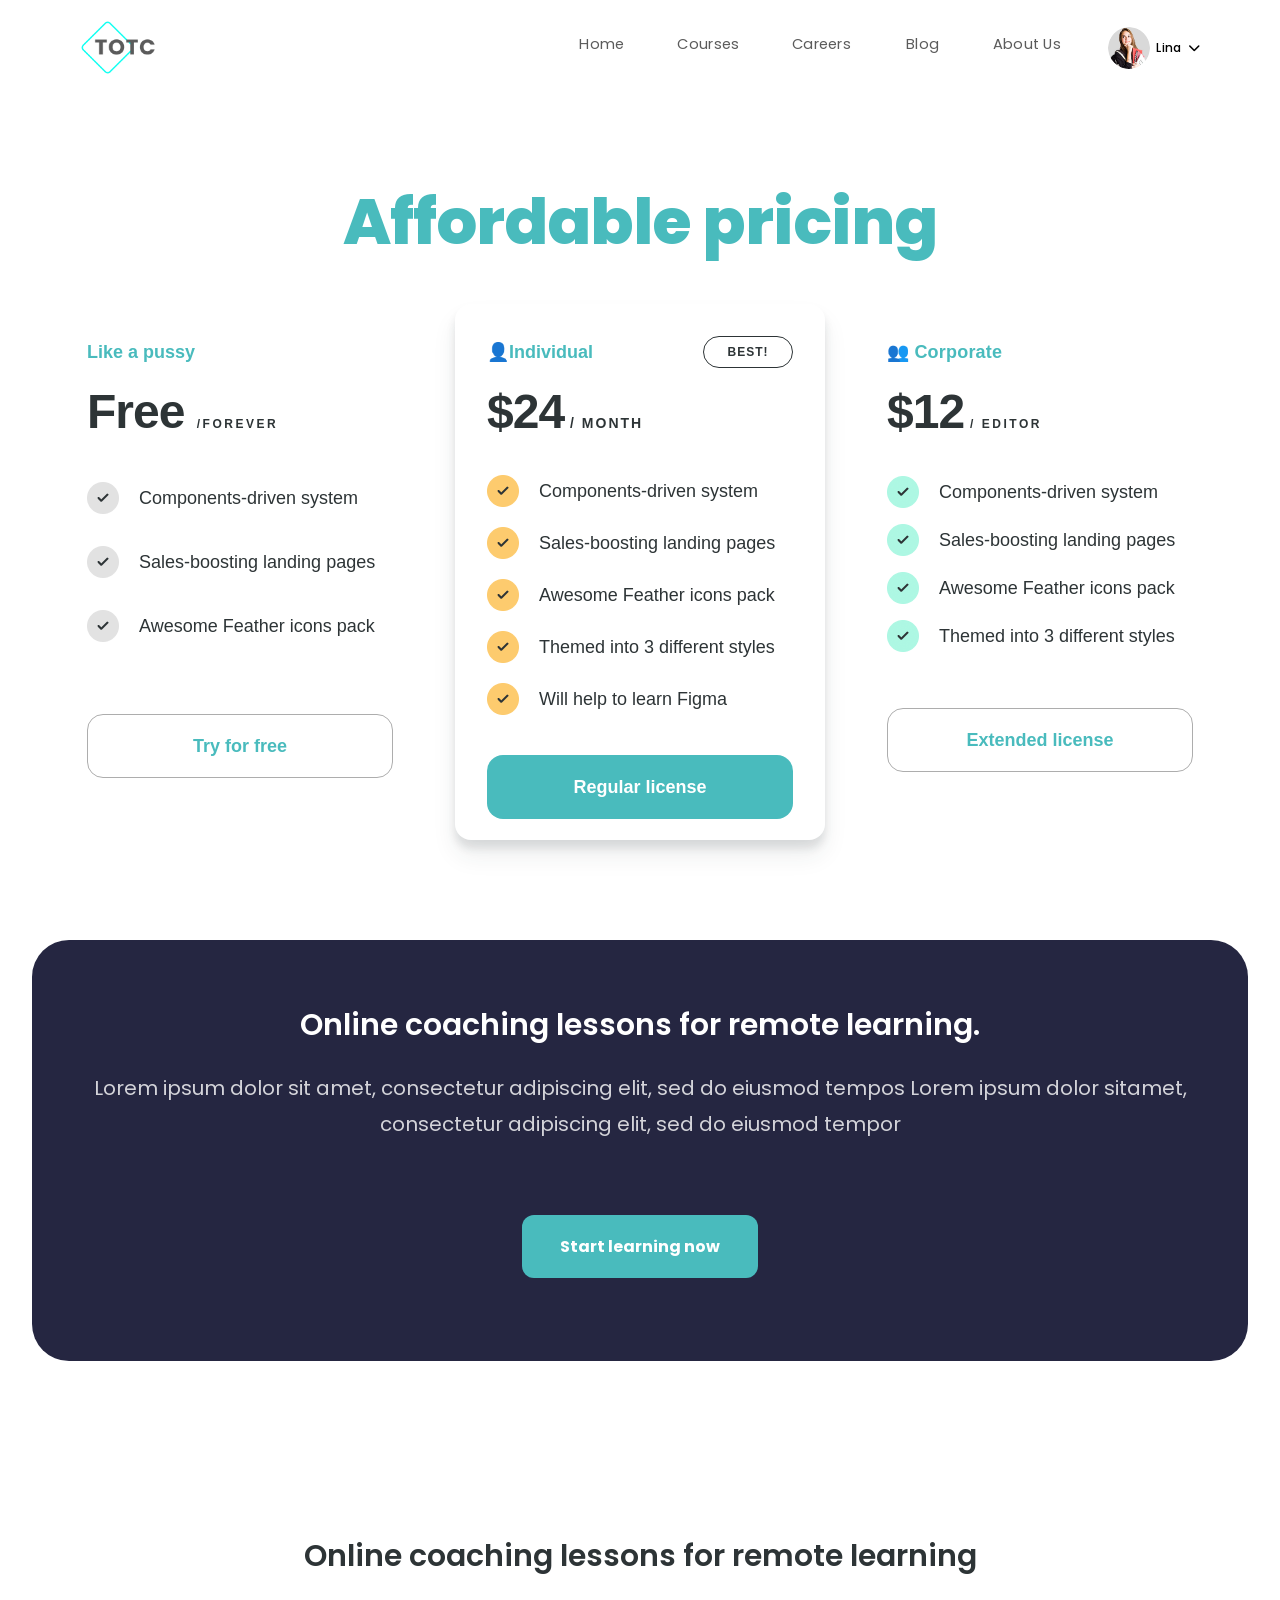
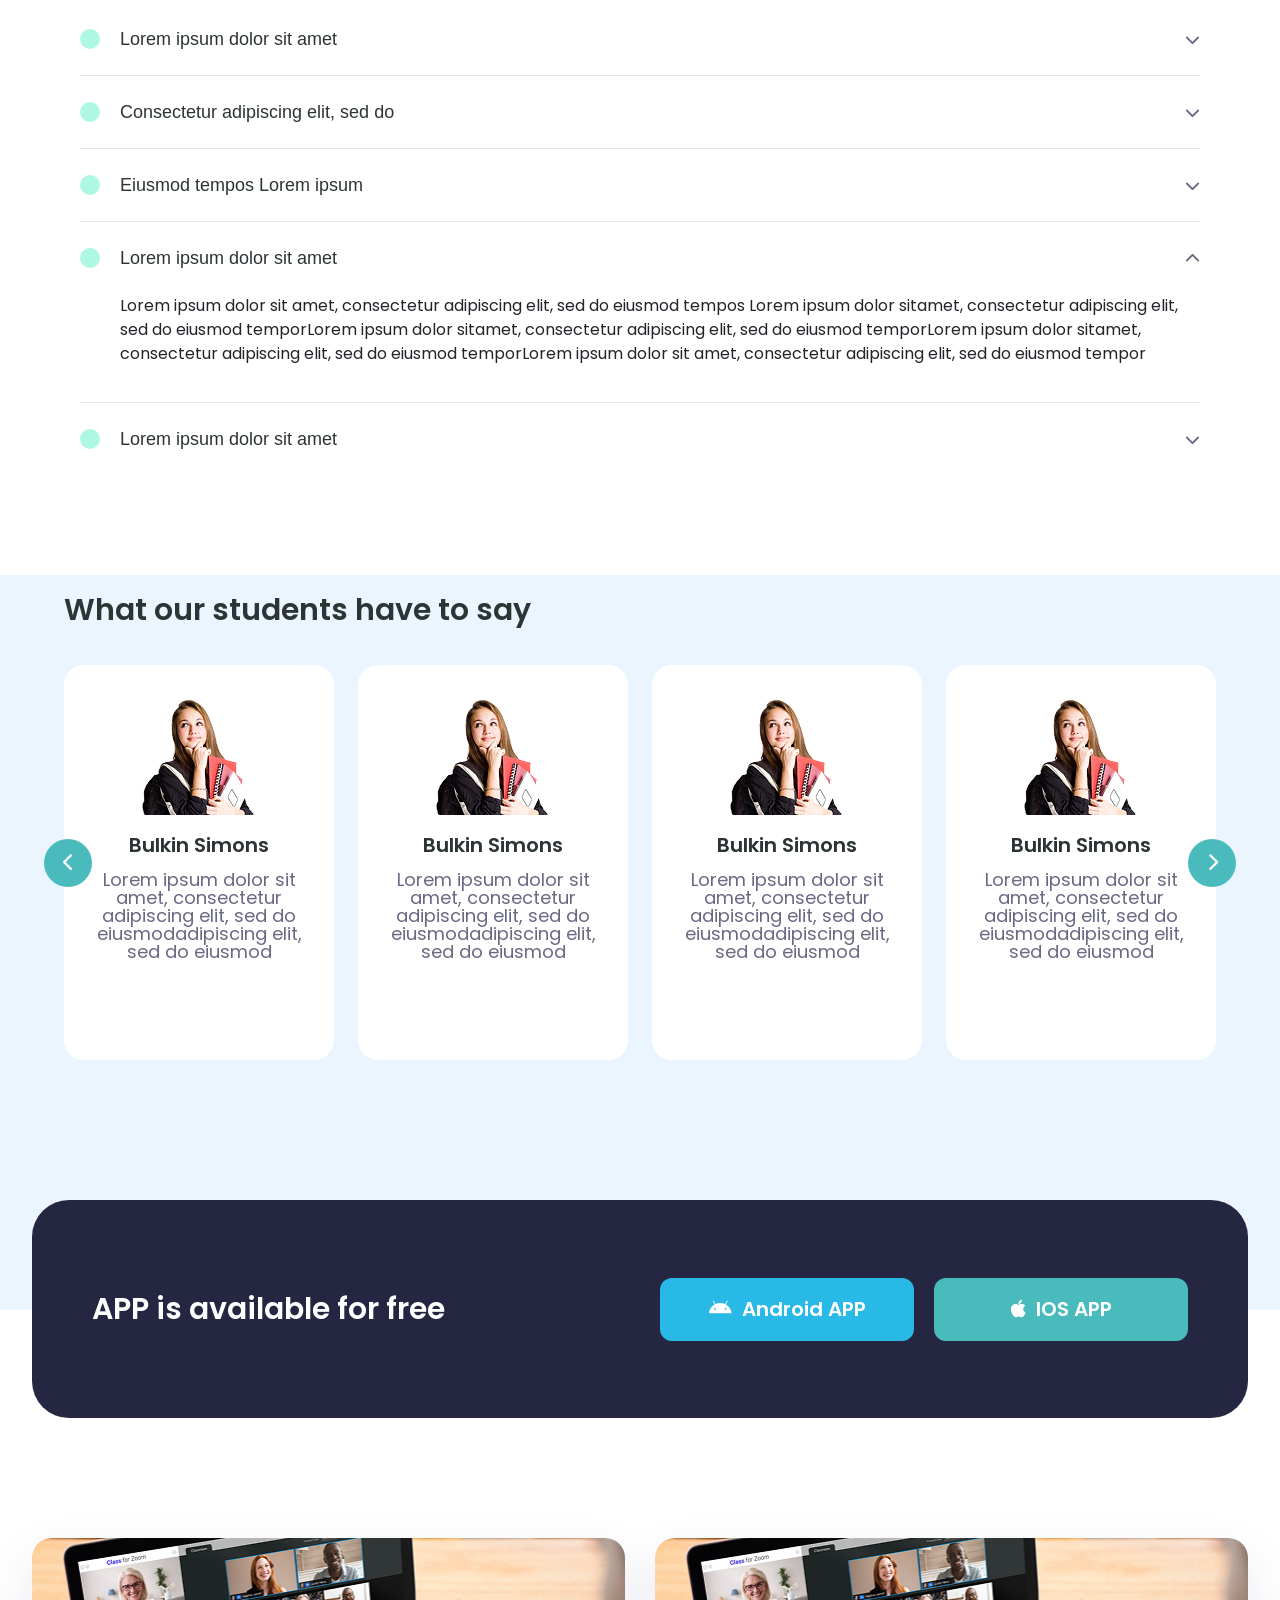
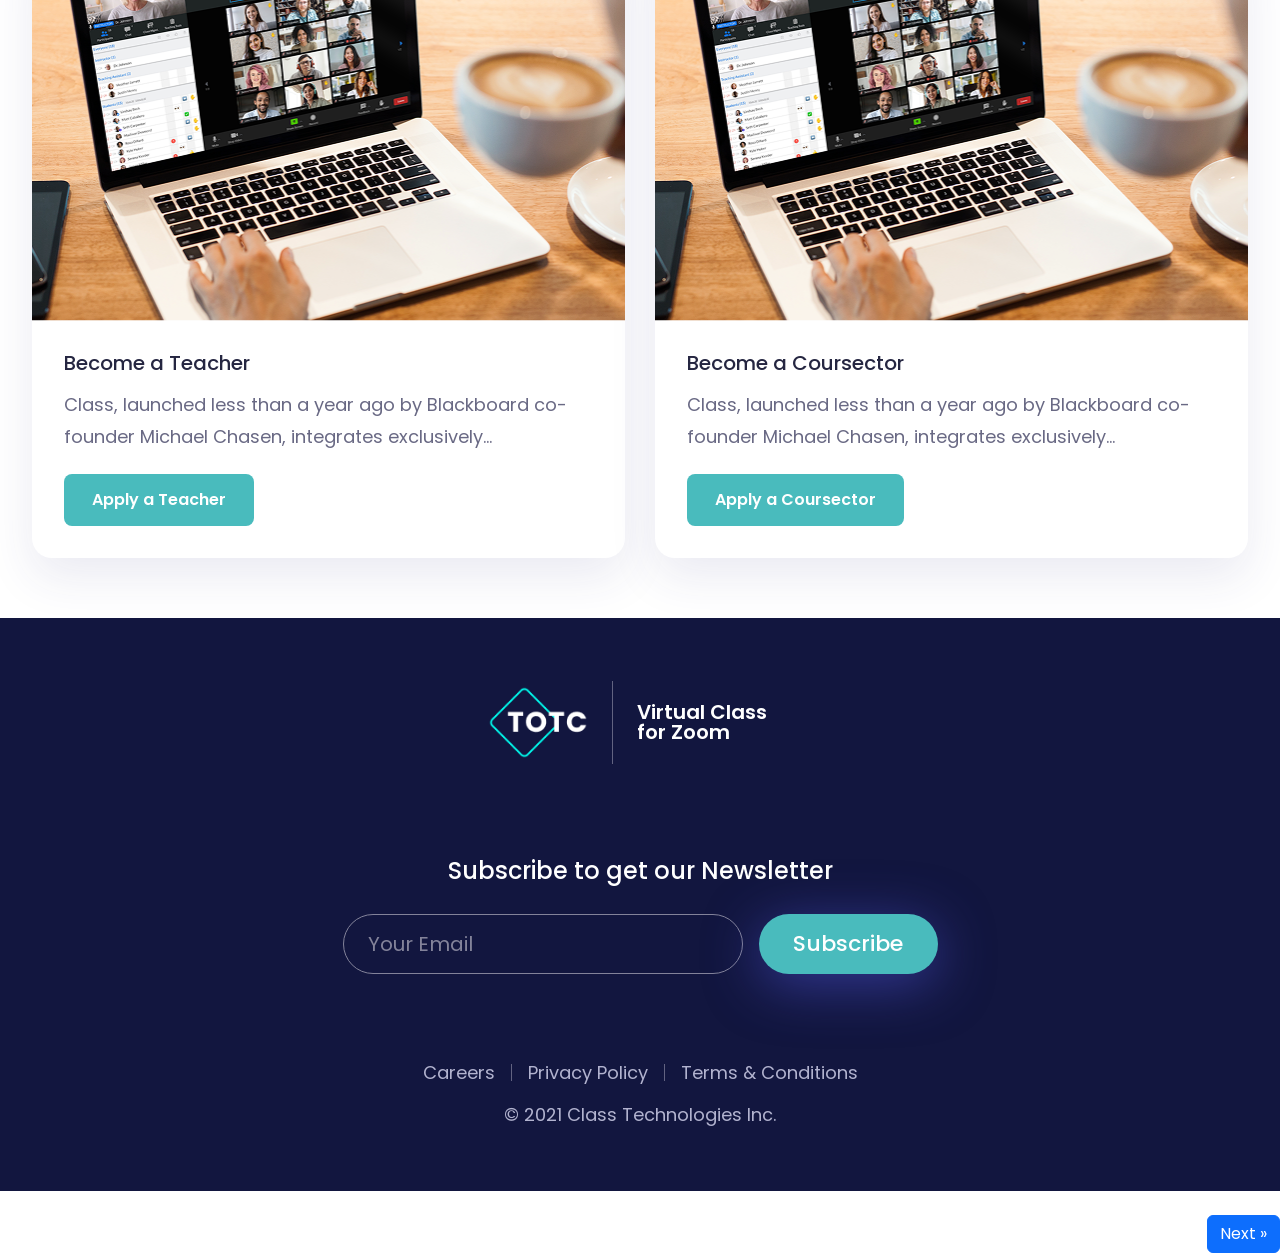
<file: index.html>
<!DOCTYPE html>
<html lang="en">
<head>
<meta charset="UTF-8">
<meta name="viewport" content="width=device-width, initial-scale=1.0">
<title>Membership-page</title>
<link rel="stylesheet" href="https://cdnjs.cloudflare.com/ajax/libs/font-awesome/6.5.1/css/all.min.css">
<link href="https://cdn.jsdelivr.net/npm/bootstrap@5.0.2/dist/css/bootstrap.min.css" rel="stylesheet" integrity="sha384-EVSTQN3/azprG1Anm3QDgpJLIm9Nao0Yz1ztcQTwFspd3yD65VohhpuuCOmLASjC" crossorigin="anonymous">
<link rel="stylesheet" href="style.css">
</head>
<body>

<header class="header">
  <div class="header-container">
    <div class="logo-box">
      <img src="images/Group 235.png" alt="TOTC Logo">
    </div>

    <input type="checkbox" id="nav-toggle" class="nav-toggle">
    <label for="nav-toggle" class="hamburger-btn">
      <i class="fa-solid fa-bars"></i>
    </label>

    <nav class="nav-links">
      <a href="#" class="nav-link-home">Home</a>
      <a href="#" class="nav-link-courses">Courses</a>
      <a href="#" class="nav-link-careers">Careers</a>
      <a href="#" class="nav-link-blog">Blog</a>
      <a href="#" class="nav-link-about">About Us</a>
    </nav>

    <div class="profile-section">
      <img src="images/Group 234.png" class="profile-img" alt="Lina">
      <span class="profile-name">Lina</span>
      <i class="fa-solid fa-chevron-down dropdown-icon"></i>
    </div>
  </div>
</header>

<section class="pricing-heading-section">
  <h1>Affordable pricing</h1>
</section>

<div class="pricing-cards-row">

  <!-- Free Plan Card -->
  <div class="pricing-card-free">
    <div class="plan-content-free">
      <span class="plan-label-free">Like a pussy</span>
      <h2 class="plan-price-free">Free <span class="period">/forever</span></h2>

      <div class="feature-item-free">
        <img src="images/Icon Acrylic.png" class="check-circle" alt="check">
        <span>Components-driven system</span>
      </div>
      <div class="feature-item-free">
        <img src="images/Icon Acrylic.png" class="check-circle" alt="check">
        <span>Sales-boosting landing pages</span>
      </div>
      <div class="feature-item-free">
        <img src="images/Icon Acrylic.png" class="check-circle" alt="check">
        <span>Awesome Feather icons pack</span>
      </div>

      <button class="btn-try-free">Try for free</button>
    </div>
  </div>

  <!-- Individual Plan Card -->
  <div class="pricing-card-individual">
    <span class="best-badge">BEST!</span>
    <div class="plan-content-individual">
      <span class="plan-label-individual">
        👤Individual
      </span>
      <h2 class="plan-price-individual">$24<span class="period">/ MONTH</span></h2>

      <div class="feature-item-individual">
        <img src="images/Icon Acrylic (2).png" class="check-circle" alt="check">
        <span>Components-driven system</span>
      </div>
      <div class="feature-item-individual">
        <img src="images/Icon Acrylic (2).png" class="check-circle" alt="check">
        <span>Sales-boosting landing pages</span>
      </div>
      <div class="feature-item-individual">
        <img src="images/Icon Acrylic (2).png" class="check-circle" alt="check">
        <span>Awesome Feather icons pack</span>
      </div>
      <div class="feature-item-individual">
        <img src="images/Icon Acrylic (2).png" class="check-circle" alt="check">
        <span>Themed into 3 different styles</span>
      </div>
      <div class="feature-item-individual">
        <img src="images/Icon Acrylic (2).png" class="check-circle" alt="check">
        <span>Will help to learn Figma</span>
      </div>

      <button class="btn-regular-license">Regular license</button>
    </div>
  </div>

  <!-- Corporate Plan Card -->
  <div class="pricing-card-corporate">
    <div class="plan-content-corporate">
      <span class="plan-label-corporate">
        👥 Corporate
      </span>
      <h2 class="plan-price-corporate">$12<span class="period">/ editor</span></h2>
      <div class="feature-item-corporate">
        <img src="images/Icon Acrylic (3).png" class="check-circle" alt="check">
        <span>Components-driven system</span>
      </div>
      <div class="feature-item-corporate">
        <img src="images/Icon Acrylic (3).png" class="check-circle" alt="check">
        <span>Sales-boosting landing pages</span>
      </div>
      <div class="feature-item-corporate">
        <img src="images/Icon Acrylic (3).png" class="check-circle" alt="check">
        <span>Awesome Feather icons pack</span>
      </div>
      <div class="feature-item-corporate">
        <img src="images/Icon Acrylic (3).png" class="check-circle" alt="check">
        <span>Themed into 3 different styles</span>
      </div>
      <button class="btn-extended-license">Extended license</button>
    </div>
  </div>

</div>

<!-- Online Coaching Banner -->
<section class="coaching-banner-section">
  <div class="coaching-banner">
    <h2 class="coaching-heading">Online coaching lessons for remote learning.</h2>
    <p class="coaching-text">
      Lorem ipsum dolor sit amet, consectetur adipiscing elit, sed do eiusmod tempos Lorem ipsum dolor sitamet, consectetur adipiscing elit, sed do eiusmod tempor
    </p>
    <button class="btn-start-learning">Start learning now</button>
  </div>
</section>

<!-- Online Coaching Lessons Accordion -->
<section class="coaching-list-section">
  <div class="coaching-list-container">
    <h2 class="coaching-list-heading">Online coaching lessons for remote learning</h2>

    <div class="accordion-list">

      <div class="accordion-item">
        <input type="checkbox" id="acc1" class="accordion-checkbox">
        <label for="acc1" class="accordion-header">
          <span class="accordion-dot"></span>
          <span class="accordion-title">Lorem ipsum dolor sit amet</span>
          <i class="fa-solid fa-chevron-down accordion-icon"></i>
        </label>
      </div>

      <div class="accordion-item">
        <input type="checkbox" id="acc2" class="accordion-checkbox">
        <label for="acc2" class="accordion-header">
          <span class="accordion-dot"></span>
          <span class="accordion-title">Consectetur adipiscing elit, sed do</span>
          <i class="fa-solid fa-chevron-down accordion-icon"></i>
        </label>
      </div>

      <div class="accordion-item">
        <input type="checkbox" id="acc3" class="accordion-checkbox">
        <label for="acc3" class="accordion-header">
          <span class="accordion-dot"></span>
          <span class="accordion-title">Eiusmod tempos Lorem ipsum</span>
          <i class="fa-solid fa-chevron-down accordion-icon"></i>
        </label>
      </div>

      <div class="accordion-item">
        <input type="checkbox" id="acc4" class="accordion-checkbox" checked>
        <label for="acc4" class="accordion-header">
          <span class="accordion-dot"></span>
          <span class="accordion-title">Lorem ipsum dolor sit amet</span>
          <i class="fa-solid fa-chevron-down accordion-icon"></i>
        </label>
        <div class="accordion-content">
          <p>Lorem ipsum dolor sit amet, consectetur adipiscing elit, sed do eiusmod tempos Lorem ipsum dolor sitamet, consectetur adipiscing elit, sed do eiusmod temporLorem ipsum dolor sitamet, consectetur adipiscing elit, sed do eiusmod temporLorem ipsum dolor sitamet, consectetur adipiscing elit, sed do eiusmod temporLorem ipsum dolor sit amet, consectetur adipiscing elit, sed do eiusmod tempor</p>
        </div>
      </div>

      <div class="accordion-item">
        <input type="checkbox" id="acc5" class="accordion-checkbox">
        <label for="acc5" class="accordion-header">
          <span class="accordion-dot"></span>
          <span class="accordion-title">Lorem ipsum dolor sit amet</span>
          <i class="fa-solid fa-chevron-down accordion-icon"></i>
        </label>
      </div>

    </div>
  </div>
</section>

<!-- What Our Students Have To Say - Testimonials Carousel -->
<section class="testimonials-section">
  <div class="testimonials-container">
    <h2 class="testimonials-heading">What our students have to say</h2>

    <div id="testimonialsCarousel" class="carousel slide testimonials-carousel" data-bs-ride="false">
      <div class="carousel-inner">

        
        <div class="carousel-item active">
          <div class="row g-4 justify-content-center">
            <div class="col-lg-3 col-md-6">
              <div class="testimonial-card">
                <img src="images/image 12.png" class="testimonial-img" alt="Bulkin Simons">
                <h5 class="testimonial-name">Bulkin Simons</h5>
                <p class="testimonial-text">Lorem ipsum dolor sit amet, consectetur adipiscing elit, sed do eiusmodadipiscing elit, sed do eiusmod</p>
              </div>
            </div>
            <div class="col-lg-3 col-md-6">
              <div class="testimonial-card">
                <img src="images/image 12.png" class="testimonial-img" alt="Bulkin Simons">
                <h5 class="testimonial-name">Bulkin Simons</h5>
                <p class="testimonial-text">Lorem ipsum dolor sit amet, consectetur adipiscing elit, sed do eiusmodadipiscing elit, sed do eiusmod</p>
              </div>
            </div>
            <div class="col-lg-3 col-md-6">
              <div class="testimonial-card">
                <img src="images/image 12.png" class="testimonial-img" alt="Bulkin Simons">
                <h5 class="testimonial-name">Bulkin Simons</h5>
                <p class="testimonial-text">Lorem ipsum dolor sit amet, consectetur adipiscing elit, sed do eiusmodadipiscing elit, sed do eiusmod</p>
              </div>
            </div>
            <div class="col-lg-3 col-md-6">
              <div class="testimonial-card">
                <img src="images/image 12.png" class="testimonial-img" alt="Bulkin Simons">
                <h5 class="testimonial-name">Bulkin Simons</h5>
                <p class="testimonial-text">Lorem ipsum dolor sit amet, consectetur adipiscing elit, sed do eiusmodadipiscing elit, sed do eiusmod</p>
              </div>
            </div>
          </div>
        </div>

        

      </div>

      <!-- Prev/Next Arrows -->
      <button class="carousel-control-prev testimonial-arrow" type="button" data-bs-target="#testimonialsCarousel" data-bs-slide="prev">
        <i class="fa-solid fa-chevron-left"></i>
      </button>
      <button class="carousel-control-next testimonial-arrow" type="button" data-bs-target="#testimonialsCarousel" data-bs-slide="next">
        <i class="fa-solid fa-chevron-right"></i>
      </button>
    </div>
  </div>
</section>

<!-- APP is available for free -->
<section class="app-banner-section">
  <div class="app-banner">
    <h2 class="app-banner-heading">APP is available for free</h2>
    <div class="app-buttons">
      <button class="btn-android-app">
        <i class="fa-brands fa-android"></i> Android APP
      </button>
      <button class="btn-ios-app">
        <i class="fa-brands fa-apple"></i> IOS APP
      </button>
    </div>
  </div>
</section>

<!-- Become a Teacher / Become a Counselor Cards -->
<section class="teacher-counselor-section">
  <div class="teacher-counselor-row">

    <!-- Become a Teacher Card -->
    <div class="tc-card">
      <img src="images/Rectangle 32.png" class="tc-image" alt="Become a Teacher">
      <div class="tc-content">
        <h3 class="tc-heading">Become a Teacher</h3>
        <p class="tc-text">Class, launched less than a year ago by Blackboard co-founder Michael Chasen, integrates exclusively...</p>
        <button class="btn-apply-teacher">Apply a Teacher</button>
      </div>
    </div>

    <!-- Become a Counselor Card -->
    <div class="tc-card">
      <img src="images/Rectangle 32.png" class="tc-image" alt="Become a Counselor">
      <div class="tc-content">
        <h3 class="tc-heading">Become a Coursector</h3>
        <p class="tc-text">Class, launched less than a year ago by Blackboard co-founder Michael Chasen, integrates exclusively...</p>
        <button class="btn-apply-counselor">Apply a Coursector</button>
      </div>
    </div>

  </div>
</section>

<!-- ===== Footer Section ===== -->
<footer class="site-footer">

  <div class="footer-brand">
    <div class="footer-logo-box">
      <img src="images/Group 112.png" alt="TOTC Logo" class="logo-icon">
    </div>
    <span class="footer-divider"></span>
    <p class="footer-tagline">Virtual Class for Zoom</p>
  </div>

  <div class="footer-newsletter">
    <h3>Subscribe to get our Newsletter</h3>
    <form class="newsletter-form">
      <input type="email" placeholder="Your Email" required>
      <button type="submit">Subscribe</button>
    </form>
  </div>

  <div class="footer-links">
    <a href="#">Careers</a>
    <span class="link-divider"></span>
    <a href="#">Privacy Policy</a>
    <span class="link-divider"></span>
     <a href="#">Terms &amp; Conditions</a> 
  </div>

  <p class="footer-copyright">&copy; 2021 Class Technologies Inc.</p>

</footer>
<script src="https://cdn.jsdelivr.net/npm/bootstrap@5.0.2/dist/js/bootstrap.bundle.min.js" integrity="sha384-MrcW6ZMFYlzcLA8Nl+NtUVF0sA7MsXsP1UyJoMp4YLEuNSfAP+JcXn/tWtIaxVXM" crossorigin="anonymous"></script>

  <div class="d-flex justify-content-end mt-4">
  <a href="landing.html" class="btn btn-primary">Next &raquo;</a>
</div>
</body>
</html>
</file>
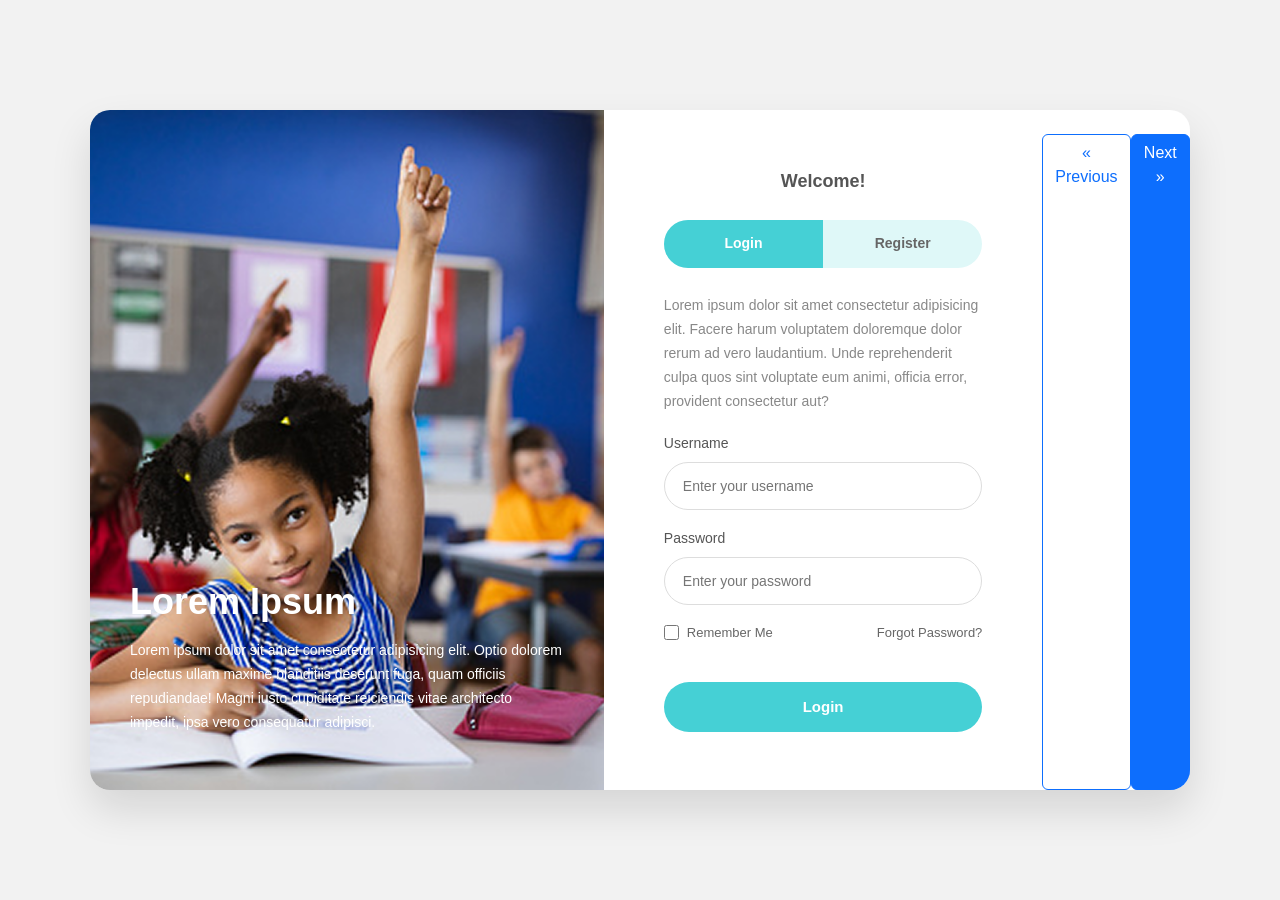
<file: login.html>
<!DOCTYPE html>
<html lang="en">

<head>
    <meta charset="UTF-8">
    <meta name="viewport" content="width=device-width, initial-scale=1.0">
    <title>Login Page</title>

    <link href="https://cdn.jsdelivr.net/npm/bootstrap@5.0.2/dist/css/bootstrap.min.css" rel="stylesheet" integrity="sha384-EVSTQN3/azprG1Anm3QDgpJLIm9Nao0Yz1ztcQTwFspd3yD65VohhpuuCOmLASjC" crossorigin="anonymous">

    <link rel="stylesheet" href="login.css">

</head>

<body>

<div class="login-container">

    <div class="image-section">

        <img src="images1/Rectangle 77.png" alt="Student">

        <div class="image-content">
            <h2>Lorem Ipsum</h2>
            <p>Lorem ipsum dolor sit amet consectetur adipisicing elit. Optio dolorem delectus ullam maxime blanditiis deserunt fuga, quam officiis repudiandae! Magni iusto cupiditate reiciendis vitae architecto impedit, ipsa vero consequatur adipisci.</p>
        </div>

    </div>

    <div class="form-section">

        <p class="welcome-text">
            Welcome!
        </p>

        <div class="switch-buttons">

            <a href="login.html">
                <button class="active">
                    Login
                </button>
            </a>

            <a href="register.html">
                <button>
                    Register
                </button>
            </a>

        </div>

        <p class="description">
            Lorem ipsum dolor sit amet consectetur adipisicing elit. Facere harum voluptatem doloremque dolor rerum ad vero laudantium. Unde reprehenderit culpa quos sint voluptate eum animi, officia error, provident consectetur aut?
        </p>

        <form>

            <div class="form-group">

                <label>Username</label>

                <div class="input-field">
                    <input type="text" placeholder="Enter your username">
                </div>

            </div>

            <div class="form-group">

                <label>Password</label>

                <div class="input-field">
                    <input type="password" placeholder="Enter your password">
                    <i class="fa-regular fa-eye"></i>
                </div>

            </div>

            <div class="form-options">

                <label class="remember-me">
                    <input type="checkbox">
                    Remember Me
                </label>

                <a href="#" class="forgot-password">
                    Forgot Password?
                </a>

            </div>

            <button type="submit" class="login-button">
                Login
            </button>

        </form>

    </div>

<div class="d-flex justify-content-between mt-4">
  <a href="landingpage.html" class="btn btn-outline-primary">&laquo; Previous</a>
  <a href="part1.html" class="btn btn-primary">Next &raquo;</a>
</div>
<script src="https://cdn.jsdelivr.net/npm/bootstrap@5.0.2/dist/js/bootstrap.bundle.min.js" integrity="sha384-MrcW6ZMFYlzcLA8Nl+NtUVF0sA7MsXsP1UyJoMp4YLEuNSfAP+JcXn/tWtIaxVXM" crossorigin="anonymous"></script>
</body>
</html>
</file>
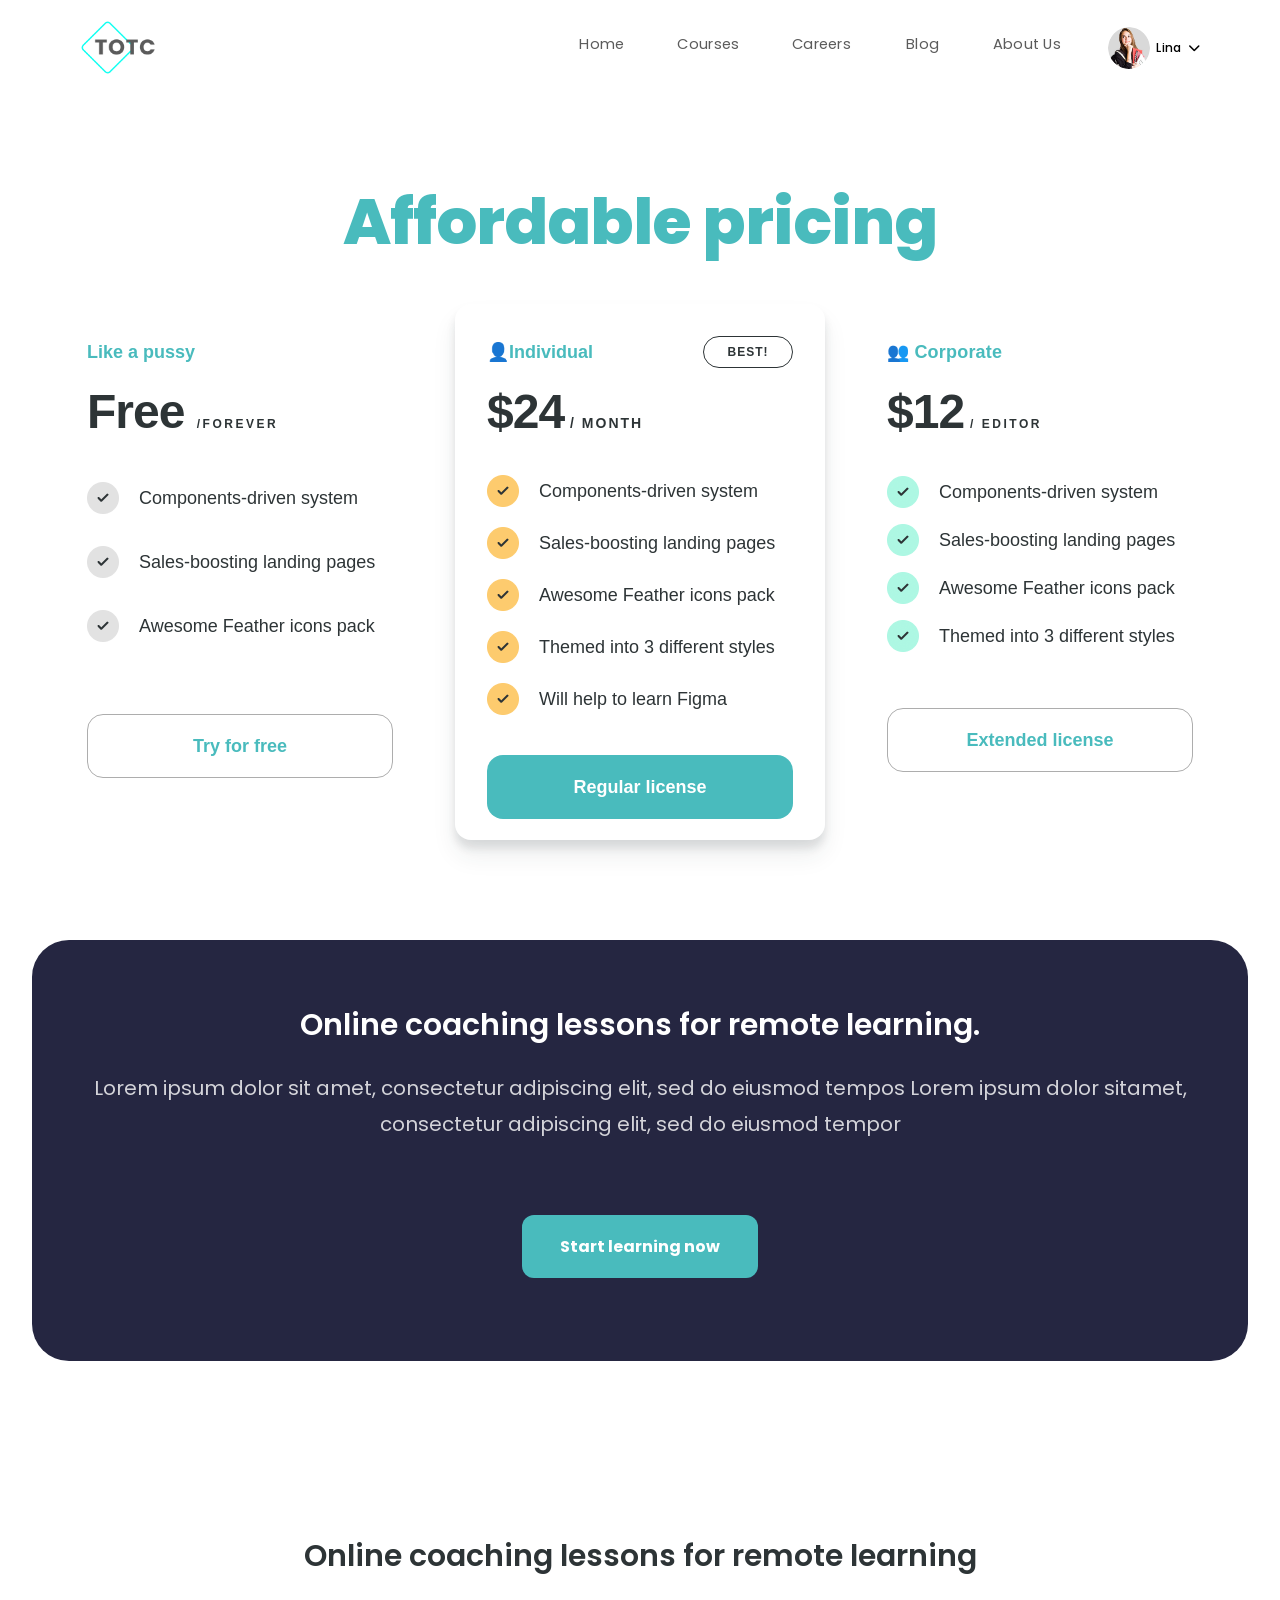
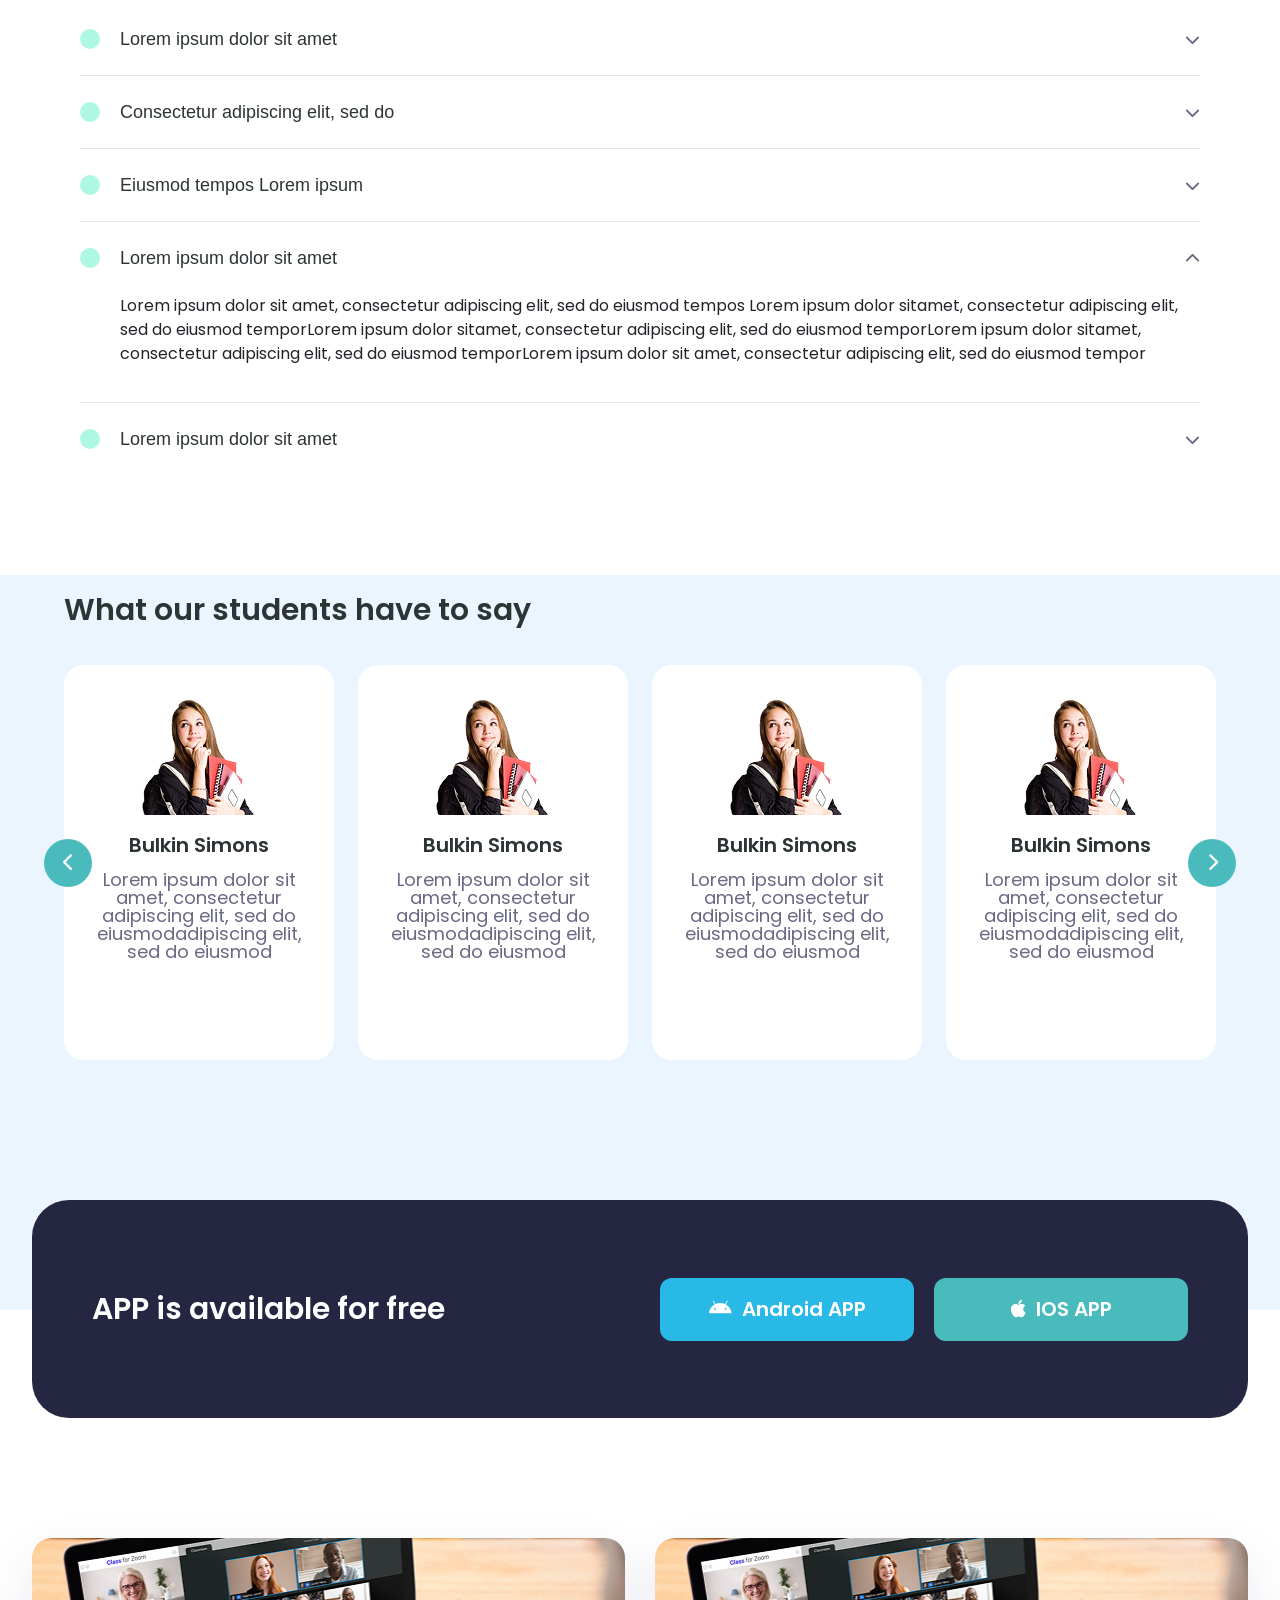
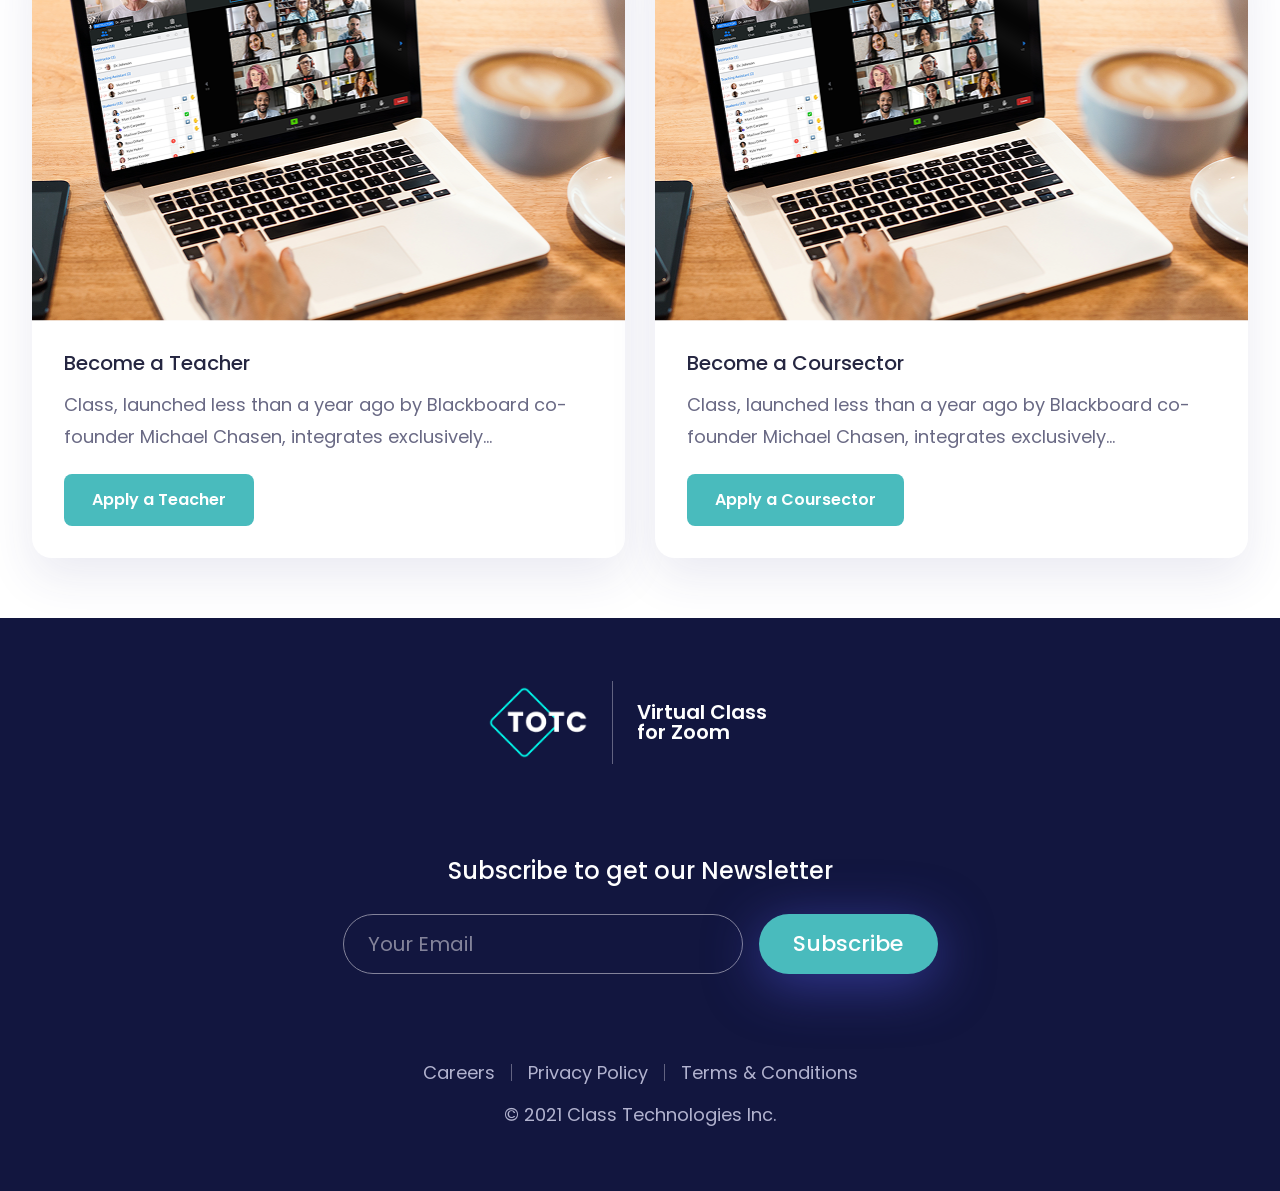
<file: membership.html>
<!DOCTYPE html>
<html lang="en">
<head>
<meta charset="UTF-8">
<meta name="viewport" content="width=device-width, initial-scale=1.0">
<title>Membership-page</title>
<link rel="stylesheet" href="https://cdnjs.cloudflare.com/ajax/libs/font-awesome/6.5.1/css/all.min.css">
<link href="https://cdn.jsdelivr.net/npm/bootstrap@5.0.2/dist/css/bootstrap.min.css" rel="stylesheet" integrity="sha384-EVSTQN3/azprG1Anm3QDgpJLIm9Nao0Yz1ztcQTwFspd3yD65VohhpuuCOmLASjC" crossorigin="anonymous">
<link rel="stylesheet" href="membership.css">
</head>
<body>

<header class="header">
  <div class="header-container">
    <div class="logo-box">
      <img src="images/Group 235.png" alt="TOTC Logo">
    </div>

    <input type="checkbox" id="nav-toggle" class="nav-toggle">
    <label for="nav-toggle" class="hamburger-btn">
      <i class="fa-solid fa-bars"></i>
    </label>

    <nav class="nav-links">
      <a href="#" class="nav-link-home">Home</a>
      <a href="#" class="nav-link-courses">Courses</a>
      <a href="#" class="nav-link-careers">Careers</a>
      <a href="#" class="nav-link-blog">Blog</a>
      <a href="#" class="nav-link-about">About Us</a>
    </nav>

    <div class="profile-section">
      <img src="images/Group 234.png" class="profile-img" alt="Lina">
      <span class="profile-name">Lina</span>
      <i class="fa-solid fa-chevron-down dropdown-icon"></i>
    </div>
  </div>
</header>

<section class="pricing-heading-section">
  <h1>Affordable pricing</h1>
</section>

<div class="pricing-cards-row">

  <!-- Free Plan Card -->
  <div class="pricing-card-free">
    <div class="plan-content-free">
      <span class="plan-label-free">Like a pussy</span>
      <h2 class="plan-price-free">Free <span class="period">/forever</span></h2>

      <div class="feature-item-free">
        <img src="images/Icon Acrylic.png" class="check-circle" alt="check">
        <span>Components-driven system</span>
      </div>
      <div class="feature-item-free">
        <img src="images/Icon Acrylic.png" class="check-circle" alt="check">
        <span>Sales-boosting landing pages</span>
      </div>
      <div class="feature-item-free">
        <img src="images/Icon Acrylic.png" class="check-circle" alt="check">
        <span>Awesome Feather icons pack</span>
      </div>

      <button class="btn-try-free">Try for free</button>
    </div>
  </div>

  <!-- Individual Plan Card -->
  <div class="pricing-card-individual">
    <span class="best-badge">BEST!</span>
    <div class="plan-content-individual">
      <span class="plan-label-individual">
        👤Individual
      </span>
      <h2 class="plan-price-individual">$24<span class="period">/ MONTH</span></h2>

      <div class="feature-item-individual">
        <img src="images/Icon Acrylic (2).png" class="check-circle" alt="check">
        <span>Components-driven system</span>
      </div>
      <div class="feature-item-individual">
        <img src="images/Icon Acrylic (2).png" class="check-circle" alt="check">
        <span>Sales-boosting landing pages</span>
      </div>
      <div class="feature-item-individual">
        <img src="images/Icon Acrylic (2).png" class="check-circle" alt="check">
        <span>Awesome Feather icons pack</span>
      </div>
      <div class="feature-item-individual">
        <img src="images/Icon Acrylic (2).png" class="check-circle" alt="check">
        <span>Themed into 3 different styles</span>
      </div>
      <div class="feature-item-individual">
        <img src="images/Icon Acrylic (2).png" class="check-circle" alt="check">
        <span>Will help to learn Figma</span>
      </div>

      <button class="btn-regular-license">Regular license</button>
    </div>
  </div>

  <!-- Corporate Plan Card -->
  <div class="pricing-card-corporate">
    <div class="plan-content-corporate">
      <span class="plan-label-corporate">
        👥 Corporate
      </span>
      <h2 class="plan-price-corporate">$12<span class="period">/ editor</span></h2>
      <div class="feature-item-corporate">
        <img src="images/Icon Acrylic (3).png" class="check-circle" alt="check">
        <span>Components-driven system</span>
      </div>
      <div class="feature-item-corporate">
        <img src="images/Icon Acrylic (3).png" class="check-circle" alt="check">
        <span>Sales-boosting landing pages</span>
      </div>
      <div class="feature-item-corporate">
        <img src="images/Icon Acrylic (3).png" class="check-circle" alt="check">
        <span>Awesome Feather icons pack</span>
      </div>
      <div class="feature-item-corporate">
        <img src="images/Icon Acrylic (3).png" class="check-circle" alt="check">
        <span>Themed into 3 different styles</span>
      </div>
      <button class="btn-extended-license">Extended license</button>
    </div>
  </div>

</div>

<!-- Online Coaching Banner -->
<section class="coaching-banner-section">
  <div class="coaching-banner">
    <h2 class="coaching-heading">Online coaching lessons for remote learning.</h2>
    <p class="coaching-text">
      Lorem ipsum dolor sit amet, consectetur adipiscing elit, sed do eiusmod tempos Lorem ipsum dolor sitamet, consectetur adipiscing elit, sed do eiusmod tempor
    </p>
    <button class="btn-start-learning">Start learning now</button>
  </div>
</section>

<!-- Online Coaching Lessons Accordion -->
<section class="coaching-list-section">
  <div class="coaching-list-container">
    <h2 class="coaching-list-heading">Online coaching lessons for remote learning</h2>

    <div class="accordion-list">

      <div class="accordion-item">
        <input type="checkbox" id="acc1" class="accordion-checkbox">
        <label for="acc1" class="accordion-header">
          <span class="accordion-dot"></span>
          <span class="accordion-title">Lorem ipsum dolor sit amet</span>
          <i class="fa-solid fa-chevron-down accordion-icon"></i>
        </label>
      </div>

      <div class="accordion-item">
        <input type="checkbox" id="acc2" class="accordion-checkbox">
        <label for="acc2" class="accordion-header">
          <span class="accordion-dot"></span>
          <span class="accordion-title">Consectetur adipiscing elit, sed do</span>
          <i class="fa-solid fa-chevron-down accordion-icon"></i>
        </label>
      </div>

      <div class="accordion-item">
        <input type="checkbox" id="acc3" class="accordion-checkbox">
        <label for="acc3" class="accordion-header">
          <span class="accordion-dot"></span>
          <span class="accordion-title">Eiusmod tempos Lorem ipsum</span>
          <i class="fa-solid fa-chevron-down accordion-icon"></i>
        </label>
      </div>

      <div class="accordion-item">
        <input type="checkbox" id="acc4" class="accordion-checkbox" checked>
        <label for="acc4" class="accordion-header">
          <span class="accordion-dot"></span>
          <span class="accordion-title">Lorem ipsum dolor sit amet</span>
          <i class="fa-solid fa-chevron-down accordion-icon"></i>
        </label>
        <div class="accordion-content">
          <p>Lorem ipsum dolor sit amet, consectetur adipiscing elit, sed do eiusmod tempos Lorem ipsum dolor sitamet, consectetur adipiscing elit, sed do eiusmod temporLorem ipsum dolor sitamet, consectetur adipiscing elit, sed do eiusmod temporLorem ipsum dolor sitamet, consectetur adipiscing elit, sed do eiusmod temporLorem ipsum dolor sit amet, consectetur adipiscing elit, sed do eiusmod tempor</p>
        </div>
      </div>

      <div class="accordion-item">
        <input type="checkbox" id="acc5" class="accordion-checkbox">
        <label for="acc5" class="accordion-header">
          <span class="accordion-dot"></span>
          <span class="accordion-title">Lorem ipsum dolor sit amet</span>
          <i class="fa-solid fa-chevron-down accordion-icon"></i>
        </label>
      </div>

    </div>
  </div>
</section>

<!-- What Our Students Have To Say - Testimonials Carousel -->
<section class="testimonials-section">
  <div class="testimonials-container">
    <h2 class="testimonials-heading">What our students have to say</h2>

    <div id="testimonialsCarousel" class="carousel slide testimonials-carousel" data-bs-ride="false">
      <div class="carousel-inner">

        
        <div class="carousel-item active">
          <div class="row g-4 justify-content-center">
            <div class="col-lg-3 col-md-6">
              <div class="testimonial-card">
                <img src="images/image 12.png" class="testimonial-img" alt="Bulkin Simons">
                <h5 class="testimonial-name">Bulkin Simons</h5>
                <p class="testimonial-text">Lorem ipsum dolor sit amet, consectetur adipiscing elit, sed do eiusmodadipiscing elit, sed do eiusmod</p>
              </div>
            </div>
            <div class="col-lg-3 col-md-6">
              <div class="testimonial-card">
                <img src="images/image 12.png" class="testimonial-img" alt="Bulkin Simons">
                <h5 class="testimonial-name">Bulkin Simons</h5>
                <p class="testimonial-text">Lorem ipsum dolor sit amet, consectetur adipiscing elit, sed do eiusmodadipiscing elit, sed do eiusmod</p>
              </div>
            </div>
            <div class="col-lg-3 col-md-6">
              <div class="testimonial-card">
                <img src="images/image 12.png" class="testimonial-img" alt="Bulkin Simons">
                <h5 class="testimonial-name">Bulkin Simons</h5>
                <p class="testimonial-text">Lorem ipsum dolor sit amet, consectetur adipiscing elit, sed do eiusmodadipiscing elit, sed do eiusmod</p>
              </div>
            </div>
            <div class="col-lg-3 col-md-6">
              <div class="testimonial-card">
                <img src="images/image 12.png" class="testimonial-img" alt="Bulkin Simons">
                <h5 class="testimonial-name">Bulkin Simons</h5>
                <p class="testimonial-text">Lorem ipsum dolor sit amet, consectetur adipiscing elit, sed do eiusmodadipiscing elit, sed do eiusmod</p>
              </div>
            </div>
          </div>
        </div>

        

      </div>

      <!-- Prev/Next Arrows -->
      <button class="carousel-control-prev testimonial-arrow" type="button" data-bs-target="#testimonialsCarousel" data-bs-slide="prev">
        <i class="fa-solid fa-chevron-left"></i>
      </button>
      <button class="carousel-control-next testimonial-arrow" type="button" data-bs-target="#testimonialsCarousel" data-bs-slide="next">
        <i class="fa-solid fa-chevron-right"></i>
      </button>
    </div>
  </div>
</section>

<!-- APP is available for free -->
<section class="app-banner-section">
  <div class="app-banner">
    <h2 class="app-banner-heading">APP is available for free</h2>
    <div class="app-buttons">
      <button class="btn-android-app">
        <i class="fa-brands fa-android"></i> Android APP
      </button>
      <button class="btn-ios-app">
        <i class="fa-brands fa-apple"></i> IOS APP
      </button>
    </div>
  </div>
</section>

<!-- Become a Teacher / Become a Counselor Cards -->
<section class="teacher-counselor-section">
  <div class="teacher-counselor-row">

    <!-- Become a Teacher Card -->
    <div class="tc-card">
      <img src="images/Rectangle 32.png" class="tc-image" alt="Become a Teacher">
      <div class="tc-content">
        <h3 class="tc-heading">Become a Teacher</h3>
        <p class="tc-text">Class, launched less than a year ago by Blackboard co-founder Michael Chasen, integrates exclusively...</p>
        <button class="btn-apply-teacher">Apply a Teacher</button>
      </div>
    </div>

    <!-- Become a Counselor Card -->
    <div class="tc-card">
      <img src="images/Rectangle 32.png" class="tc-image" alt="Become a Counselor">
      <div class="tc-content">
        <h3 class="tc-heading">Become a Coursector</h3>
        <p class="tc-text">Class, launched less than a year ago by Blackboard co-founder Michael Chasen, integrates exclusively...</p>
        <button class="btn-apply-counselor">Apply a Coursector</button>
      </div>
    </div>

  </div>
</section>

<!-- ===== Footer Section ===== -->
<footer class="site-footer">

  <div class="footer-brand">
    <div class="footer-logo-box">
      <img src="images/Group 112.png" alt="TOTC Logo" class="logo-icon">
    </div>
    <span class="footer-divider"></span>
    <p class="footer-tagline">Virtual Class for Zoom</p>
  </div>

  <div class="footer-newsletter">
    <h3>Subscribe to get our Newsletter</h3>
    <form class="newsletter-form">
      <input type="email" placeholder="Your Email" required>
      <button type="submit">Subscribe</button>
    </form>
  </div>

  <div class="footer-links">
    <a href="#">Careers</a>
    <span class="link-divider"></span>
    <a href="#">Privacy Policy</a>
    <span class="link-divider"></span>
     <a href="#">Terms &amp; Conditions</a> 
  </div>

  <p class="footer-copyright">&copy; 2021 Class Technologies Inc.</p>

</footer>
<script src="https://cdn.jsdelivr.net/npm/bootstrap@5.0.2/dist/js/bootstrap.bundle.min.js" integrity="sha384-MrcW6ZMFYlzcLA8Nl+NtUVF0sA7MsXsP1UyJoMp4YLEuNSfAP+JcXn/tWtIaxVXM" crossorigin="anonymous"></script>

</body>
</html>
</file>
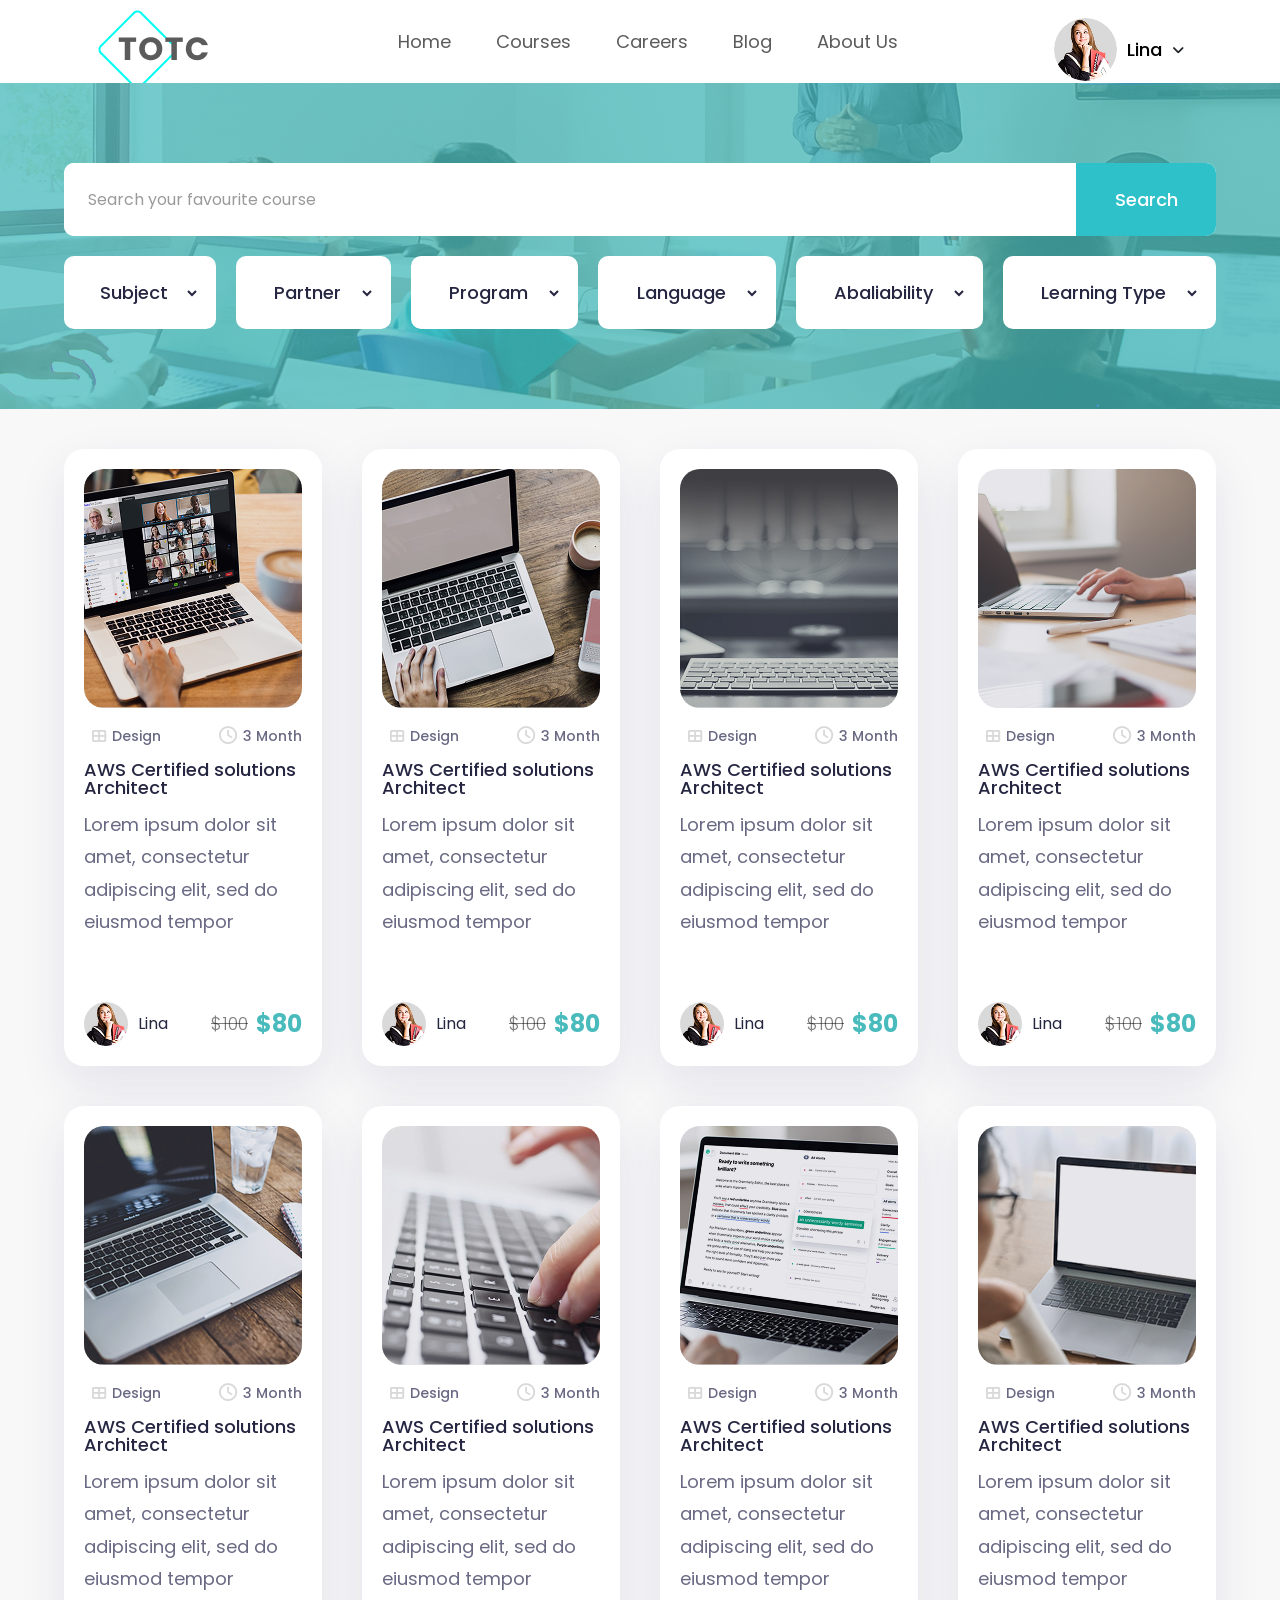
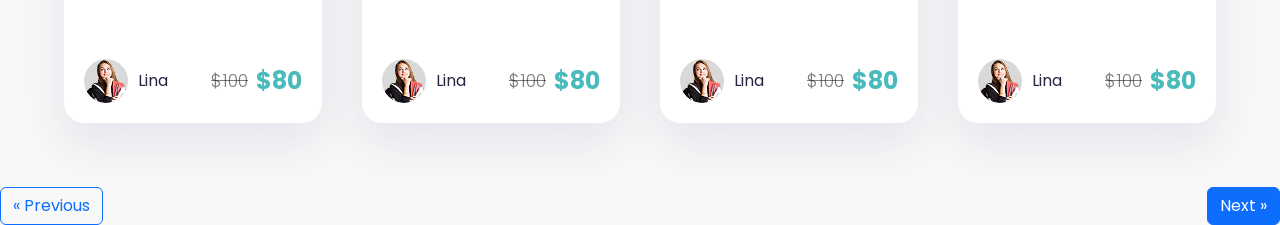
<file: part1.html>
<!DOCTYPE html>
<html lang="en">
<head>
    <meta charset="UTF-8">
    <meta name="viewport" content="width=device-width, initial-scale=1.0">
    <title>search page section-1</title>
    

    
    <link rel="preconnect" href="https://fonts.googleapis.com">
    <link href="https://fonts.googleapis.com/css2?family=Poppins:wght@400;500&display=swap" rel="stylesheet">
    <link rel="stylesheet" href="https://cdnjs.cloudflare.com/ajax/libs/font-awesome/6.7.2/css/all.min.css">

    
    <link href="https://cdn.jsdelivr.net/npm/bootstrap@5.0.2/dist/css/bootstrap.min.css" rel="stylesheet" integrity="sha384-EVSTQN3/azprG1Anm3QDgpJLIm9Nao0Yz1ztcQTwFspd3yD65VohhpuuCOmLASjC" crossorigin="anonymous">
    

    <link rel="stylesheet" href="part1.css">
</head>
<body>

<header>
    <nav class="navbar">

        
        <div class="logo">
            <img src="images/Group 235 (1).png" alt="Logo">
        </div>

       
        <ul class="nav-menu">
            <li><a href="#">Home</a></li>
            <li><a href="#">Courses</a></li>
            <li><a href="#">Careers</a></li>
            <li><a href="#">Blog</a></li>
            <li><a href="#">About Us</a></li>
        </ul>

      
        <div class="profile">
            <img src="images/Group 234 (1).png" alt="Profile">

            <span>Lina</span>

            <i class="fa-solid fa-angle-down"></i>
        </div>

    </nav>
</header>

<section class="hero-section">
  <div class="hero-overlay">
    <div class="search-filter-wrapper">

      <div class="search-bar-row">
        <input type="text" class="search-input" placeholder="Search your favourite course">
        <button class="search-btn">Search</button>
      </div>

      <div class="filters-row">
        <div class="filter-dropdown subject-dropdown">
          <select>
            <option>Subject</option>
          </select>
        </div>

        <div class="filter-dropdown partner-dropdown">
          <select>
            <option>Partner</option>
          </select>
        </div>

        <div class="filter-dropdown program-dropdown">
          <select>
            <option>Program</option>
          </select>
        </div>

        <div class="filter-dropdown language-dropdown">
          <select>
            <option>Language</option>
          </select>
        </div>

        <div class="filter-dropdown ability-dropdown">
          <select>
            <option>Abaliability</option>
          </select>
        </div>

        <div class="filter-dropdown learning-type-dropdown">
          <select>
            <option>Learning Type</option>
          </select>
        </div>
      </div>

    </div>
  </div>
</section>

<section class="courses-grid-section">
  <div class="courses-grid">

    
    <div class="course-card">
      <div class="card-image-wrap">
        <img src="images/Rectangle 32 (2).png" alt="AWS Certified solutions Architect">
      </div>
      <div class="card-tags">
        <span class="tag-design"><i class="fas fa-th-large"></i> Design</span>
        <span class="tag-duration"><i class="far fa-clock"></i> 3 Month</span>
      </div>
      <h3 class="card-title">AWS Certified solutions Architect</h3>
      <p class="card-desc">Lorem ipsum dolor sit amet, consectetur adipiscing elit, sed do eiusmod tempor</p>
      <div class="card-footer">
        <div class="instructor">
          <img src="images/image 12 (1).png" alt="Lina" class="instructor-avatar">
          <span class="instructor-name">Lina</span>
        </div>
        <div class="card-price">
          <span class="old-price">$100</span>
          <span class="new-price">$80</span>
        </div>
      </div>
    </div>

    

    <div class="course-card">
      <div class="card-image-wrap">
        <img src="images/Group 40.png" alt="AWS Certified solutions Architect">
      </div>
      <div class="card-tags">
        <span class="tag-design"><i class="fas fa-th-large"></i> Design</span>
        <span class="tag-duration"><i class="far fa-clock"></i> 3 Month</span>
      </div>
      <h3 class="card-title">AWS Certified solutions Architect</h3>
      <p class="card-desc">Lorem ipsum dolor sit amet, consectetur adipiscing elit, sed do eiusmod tempor</p>
      <div class="card-footer">
        <div class="instructor">
          <img src="images/image 12 (1).png" alt="Lina" class="instructor-avatar">
          <span class="instructor-name">Lina</span>
        </div>
        <div class="card-price">
          <span class="old-price">$100</span>
          <span class="new-price">$80</span>
        </div>
      </div>
    </div>

    

    <div class="course-card">
      <div class="card-image-wrap">
        <img src="images/Group 40 (1).png" alt="AWS Certified solutions Architect">
      </div>
      <div class="card-tags">
        <span class="tag-design"><i class="fas fa-th-large"></i> Design</span>
        <span class="tag-duration"><i class="far fa-clock"></i> 3 Month</span>
      </div>
      <h3 class="card-title">AWS Certified solutions Architect</h3>
      <p class="card-desc">Lorem ipsum dolor sit amet, consectetur adipiscing elit, sed do eiusmod tempor</p>
      <div class="card-footer">
        <div class="instructor">
          <img src="images/image 12 (1).png" alt="Lina" class="instructor-avatar">
          <span class="instructor-name">Lina</span>
        </div>
        <div class="card-price">
          <span class="old-price">$100</span>
          <span class="new-price">$80</span>
        </div>
      </div>
    </div>

   

    <div class="course-card">
      <div class="card-image-wrap">
        <img src="images/Group 40 (2).png" alt="AWS Certified solutions Architect">
      </div>
      <div class="card-tags">
        <span class="tag-design"><i class="fas fa-th-large"></i> Design</span>
        <span class="tag-duration"><i class="far fa-clock"></i> 3 Month</span>
      </div>
      <h3 class="card-title">AWS Certified solutions Architect</h3>
      <p class="card-desc">Lorem ipsum dolor sit amet, consectetur adipiscing elit, sed do eiusmod tempor</p>
      <div class="card-footer">
        <div class="instructor">
          <img src="images/image 12 (1).png" alt="Lina" class="instructor-avatar">
          <span class="instructor-name">Lina</span>
        </div>
        <div class="card-price">
          <span class="old-price">$100</span>
          <span class="new-price">$80</span>
        </div>
      </div>
    </div>

    

    <div class="course-card">
      <div class="card-image-wrap">
        <img src="images/Group 40 (3).png" alt="AWS Certified solutions Architect">
      </div>
      <div class="card-tags">
        <span class="tag-design"><i class="fas fa-th-large"></i> Design</span>
        <span class="tag-duration"><i class="far fa-clock"></i> 3 Month</span>
      </div>
      <h3 class="card-title">AWS Certified solutions Architect</h3>
      <p class="card-desc">Lorem ipsum dolor sit amet, consectetur adipiscing elit, sed do eiusmod tempor</p>
      <div class="card-footer">
        <div class="instructor">
          <img src="images/image 12 (1).png" alt="Lina" class="instructor-avatar">
          <span class="instructor-name">Lina</span>
        </div>
        <div class="card-price">
          <span class="old-price">$100</span>
          <span class="new-price">$80</span>
        </div>
      </div>
    </div>

    

    <div class="course-card">
      <div class="card-image-wrap">
        <img src="images/Group 40 (4).png" alt="AWS Certified solutions Architect">
      </div>
      <div class="card-tags">
        <span class="tag-design"><i class="fas fa-th-large"></i> Design</span>
        <span class="tag-duration"><i class="far fa-clock"></i> 3 Month</span>
      </div>
      <h3 class="card-title">AWS Certified solutions Architect</h3>
      <p class="card-desc">Lorem ipsum dolor sit amet, consectetur adipiscing elit, sed do eiusmod tempor</p>
      <div class="card-footer">
        <div class="instructor">
          <img src="images/image 12 (1).png" alt="Lina" class="instructor-avatar">
          <span class="instructor-name">Lina</span>
        </div>
        <div class="card-price">
          <span class="old-price">$100</span>
          <span class="new-price">$80</span>
        </div>
      </div>
    </div>

    

    <div class="course-card">
      <div class="card-image-wrap">
        <img src="images/Group 40 (5).png" alt="AWS Certified solutions Architect">
      </div>
      <div class="card-tags">
        <span class="tag-design"><i class="fas fa-th-large"></i> Design</span>
        <span class="tag-duration"><i class="far fa-clock"></i> 3 Month</span>
      </div>
      <h3 class="card-title">AWS Certified solutions Architect</h3>
      <p class="card-desc">Lorem ipsum dolor sit amet, consectetur adipiscing elit, sed do eiusmod tempor</p>
      <div class="card-footer">
        <div class="instructor">
          <img src="images/image 12 (1).png" alt="Lina" class="instructor-avatar">
          <span class="instructor-name">Lina</span>
        </div>
        <div class="card-price">
          <span class="old-price">$100</span>
          <span class="new-price">$80</span>
        </div>
      </div>
    </div>

    
    
    <div class="course-card">
      <div class="card-image-wrap">
        <img src="images/Group 40 (6).png" alt="AWS Certified solutions Architect">
      </div>
      <div class="card-tags">
        <span class="tag-design"><i class="fas fa-th-large"></i> Design</span>
        <span class="tag-duration"><i class="far fa-clock"></i> 3 Month</span>
      </div>
      <h3 class="card-title">AWS Certified solutions Architect</h3>
      <p class="card-desc">Lorem ipsum dolor sit amet, consectetur adipiscing elit, sed do eiusmod tempor</p>
      <div class="card-footer">
        <div class="instructor">
          <img src="images/image 12 (1).png" alt="Lina" class="instructor-avatar">
          <span class="instructor-name">Lina</span>
        </div>
        <div class="card-price">
          <span class="old-price">$100</span>
          <span class="new-price">$80</span>
        </div>
      </div>
    </div>

  </div>
</section>

    <div class="d-flex justify-content-between mt-4">
  <a href="login.html" class="btn btn-outline-primary">&laquo; Previous</a>
  <a href="part2.html" class="btn btn-primary">Next &raquo;</a>
</div>
<script src="https://cdn.jsdelivr.net/npm/bootstrap@5.0.2/dist/js/bootstrap.bundle.min.js" integrity="sha384-MrcW6ZMFYlzcLA8Nl+NtUVF0sA7MsXsP1UyJoMp4YLEuNSfAP+JcXn/tWtIaxVXM" crossorigin="anonymous"></script>
</body>
</html>
</file>
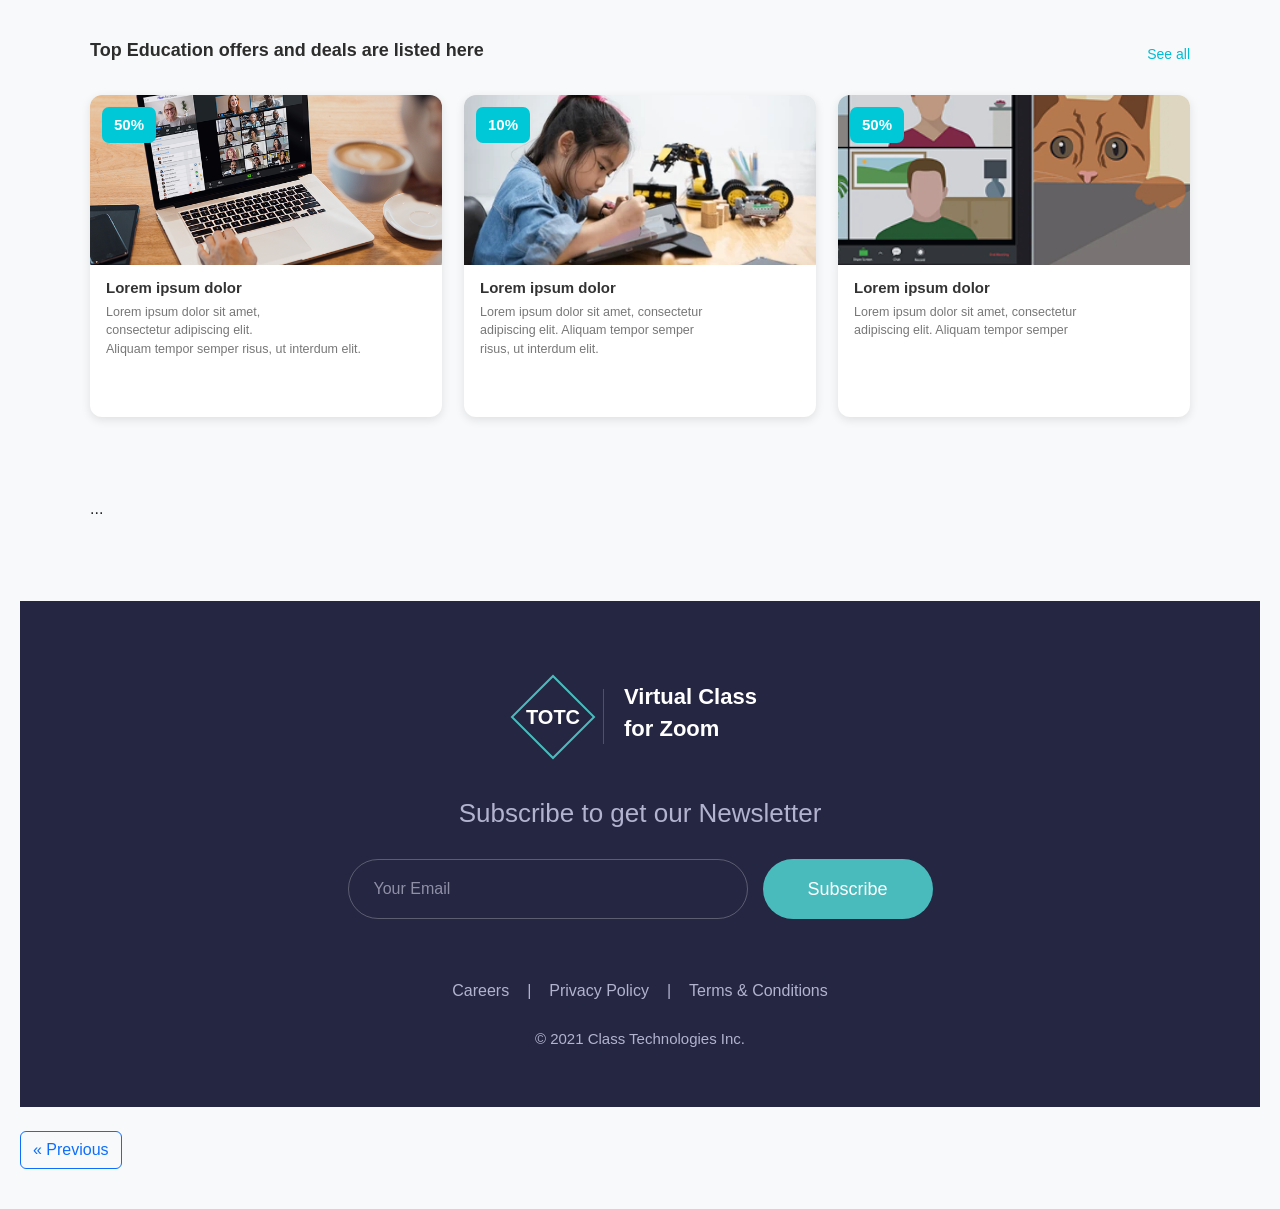
<file: part4.html>
<!DOCTYPE html>
<html lang="en">
<head>
<meta charset="UTF-8">
<meta name="viewport" content="width=device-width, initial-scale=1.0">
<title>search page section-4</title>

  <link href="https://cdn.jsdelivr.net/npm/bootstrap@5.0.2/dist/css/bootstrap.min.css" rel="stylesheet" integrity="sha384-EVSTQN3/azprG1Anm3QDgpJLIm9Nao0Yz1ztcQTwFspd3yD65VohhpuuCOmLASjC" crossorigin="anonymous">
<link rel="stylesheet" href="part4.css">
</head>
<body>

  <section class="offers-section">
    <div class="offers-top">
      <h2>Top Education offers and deals are listed here</h2>
      <a href="#">See all</a>
    </div>

    <div class="offers-grid">
      <!-- Box 1 -->
      <div class="offer-box">
        <div class="discount-badge">50%</div>
        <img src="images folder4/Group 40.png" alt="Education">
        <div class="box-text">
          <h3>Lorem ipsum dolor</h3>

          <p>Lorem ipsum dolor sit amet,
           <br> consectetur adipiscing elit.
            <br> Aliquam tempor semper risus,
              ut interdum elit.</p>
          </br>
        </div>
      </div>

      <!-- Box 2 -->
      <div class="offer-box">
        <div class="discount-badge">10%</div>
        <img src="images folder4/child study.png" alt="Education">
        <div class="box-text">
          <h3>Lorem ipsum dolor</h3>

          <p>Lorem ipsum dolor sit amet, consectetur
            <br> adipiscing elit. Aliquam tempor semper
            <br> risus, ut interdum elit.</p>
          </br>
        </div>
      </div>

      <!-- Box 3 -->
      <div class="offer-box">
        <div class="discount-badge">50%</div>
        <img src="images folder4/Group 43.png" alt="Education">
        <div class="box-text">
          <h3>Lorem ipsum dolor</h3>
          <p>Lorem ipsum dolor sit amet, consectetur
            <br> adipiscing elit. Aliquam tempor semper </br>
            <risus, ut interdum elit.</p>
        </div>
      </div>
    </div>
  </section>




  <section class="offers-section">
   ...
</section>




  <footer class="footer">

    <div class="container">

        <!-- Logo -->

        <div class="footer-logo">

            <div class="diamond">
                <span>TOTC</span>
            </div>

            <div class="line"></div>

            <h3>Virtual Class<br>for Zoom</h3>

        </div>

        <!-- Newsletter -->

        <h4>Subscribe to get our Newsletter</h4>

        <form class="newsletter">

            <input type="email" placeholder="Your Email">

            <button>Subscribe</button>

        </form>

        <!-- Links -->

        <div class="footer-links">

            <a href="#">Careers</a>

            <span>|</span>

            <a href="#">Privacy Policy</a>

            <span>|</span>

            <a href="#">Terms & Conditions</a>

        </div>

        <p class="copyright">
            © 2021 Class Technologies Inc.
        </p>

    </div>

</footer>

  <div class="d-flex justify-content-start mt-4">
  <a href="part2.html" class="btn btn-outline-primary">&laquo; Previous</a>
</div>
<script src="https://cdn.jsdelivr.net/npm/bootstrap@5.0.2/dist/js/bootstrap.bundle.min.js" integrity="sha384-MrcW6ZMFYlzcLA8Nl+NtUVF0sA7MsXsP1UyJoMp4YLEuNSfAP+JcXn/tWtIaxVXM" crossorigin="anonymous"></script
</body>
</html>
</file>
<file: style.css>
@import url('https://fonts.googleapis.com/css2?family=Poppins:wght@400;500;600;700&display=swap');

* {
  margin: 0;
  padding: 0;
  box-sizing: border-box;
}

body {
  font-family: 'Poppins', sans-serif;
  overflow-x: hidden;
}

img {
  max-width: 100%;
}


.header {
  width: 100%;
  background-color: #FFFFFF;
}

.header-container {
  position: relative;
  width: 100%;
  aspect-ratio: 1920 / 143;
  max-width: 1920px;
  margin: 0 auto;
}

.logo-box {
  position: absolute;
  left: 6.25%;
  top: 20.98%;
  width: 5.9375%;
  height: 58.04%;
  display: flex;
  align-items: center;
  justify-content: center;
  overflow: hidden;
}

.logo-box img {
  width: 100%;
  height: 100%;
  object-fit: contain;
}

.nav-links a {
  position: absolute;
  top: 38.46%;
  height: 23.08%;
  font-family: 'Poppins', sans-serif;
  font-weight: 400;
   font-size: calc(22 / 1920 * 100vw); 
  line-height: 100%;
  letter-spacing: 0.02em;
  color: #5B5B5B;
  text-decoration: none;
  white-space: nowrap;
}

.nav-link-home    { left: 45.26%; }
.nav-link-courses { left: 52.917%; }
.nav-link-careers { left: 61.875%; }
.nav-link-blog     { left: 70.78%; }
.nav-link-about    { left: 77.55%; }

.profile-section {
  position: absolute;
  right: 6.25%;
  top: 20.98%;
  height: 58.04%;
  display: flex;
  align-items: center;
  gap: calc(10 / 1920 * 100vw);
}

.profile-img {
  width: calc(63 / 1920 * 100vw);
  height: calc(63 / 1920 * 100vw);
  border-radius: 50%;
  object-fit: cover;
}

.profile-name {
  font-family: 'Poppins', sans-serif;
  font-weight: 500;
  font-size: calc(18 / 1920 * 100vw);
  line-height: 100%;
  letter-spacing: 0.02em;
  color: #000000;
  white-space: nowrap;
}

.dropdown-icon {
  font-size: calc(18 / 1920 * 100vw);
  color: #000000;
}


.nav-toggle {
  display: none;
}

.hamburger-btn {
  display: none;
  position: absolute;
  right: 6.25%;
  top: 50%;
  transform: translateY(-50%);
  font-size: 24px;
  color: #2D3436;
  cursor: pointer;
  z-index: 20;
}


.pricing-heading-section {
  width: 100%;
  padding-top: 95px;
  padding-bottom: 30px;
  display: flex;
  justify-content: center;
}

.pricing-heading-section h1 {
  font-family: 'Poppins', sans-serif;
  font-weight: 800;
  font-size: 64px;
  line-height: 100%;
  letter-spacing: -1px;
  color: #49BBBD;
  text-align: center;
  margin: 0;
}


.pricing-cards-row {
  display: flex;
  align-items: flex-start;
  justify-content: center;
  gap: 30px;
  flex-wrap: wrap;
  padding: 20px 20px 60px;
}


.pricing-card-free {
  width: 370px;
  max-width: 100%;
  height: 536px;
  background: #FFFFFF;
  border-radius: 8px;
}

.plan-content-free {
  width: 306px;
  max-width: 100%;
  height: 472px;
  margin: 32px;
}

.plan-label-free {
  font-family: 'Inter', sans-serif;
  font-weight: 800;
  font-size: 18px;
  line-height: 32px;
  color: #49BBBD;
}

.plan-price-free {
  margin-top: 16px;
  margin-bottom: 30px;
  font-family: 'Inter', sans-serif;
  font-weight: 700;
  font-size: 48px;
  line-height: 56px;
  letter-spacing: -1px;
  color: #2D3436;
}

.plan-price-free .period {
  font-size: 12px;
  font-weight: 800;
  letter-spacing: 2.5px;
  text-transform: uppercase;
}

.feature-item-free {
  width: 100%;
  margin-bottom: 32px;
  display: flex;
  align-items: center;
  gap: 20px;
  font-family: 'Inter', sans-serif;
  font-weight: 400;
  font-size: 18px;
  line-height: 24px;
  color: #2D3436;
}

.check-circle {
  width: 32px;
  height: 32px;
  flex-shrink: 0;
}

.btn-try-free {
  width: 306px;
  max-width: 100%;
  height: 64px;
  margin-top: 40px;
  border-radius: 16px;
  border: 1px solid #ADADAD;
  background: transparent;
  font-family: 'Inter', sans-serif;
  font-weight: 700;
  font-size: 18px;
  color: #49BBBD;
  cursor: pointer;
}


.pricing-card-individual {
  position: relative;
  width: 370px;
  max-width: 100%;
  height: 536px;
  background: #FFFFFF;
  border-radius: 16px;
  box-shadow: 0px 16px 24px 0px rgba(38, 50, 56, 0.08),
              0px 8px 8px 0px rgba(38, 50, 56, 0.12);
}

.best-badge {
  position: absolute;
  top: 32px;
  right: 32px;
  width: 90px;
  height: 32px;
  display: flex;
  align-items: center;
  justify-content: center;
  border: 1px solid #2D3436;
  border-radius: 20px;
  font-family: 'Inter', sans-serif;
  font-weight: 700;
  font-size: 12px;
  letter-spacing: 1px;
  color: #2D3436;
  background: #FFFFFF;
}

.plan-content-individual {
  width: 306px;
  max-width: 100%;
  height: 472px;
  margin: 32px;
}

.plan-label-individual {
  display: flex;
  align-items: center;
  gap: 8px;
  font-family: 'Inter', sans-serif;
  font-weight: 700;
  font-size: 18px;
  line-height: 32px;
  color: #49BBBD;
}

.plan-price-individual {
  margin-top: 16px;
  margin-bottom: 24px;
  font-family: 'Inter', sans-serif;
  font-weight: 700;
  font-size: 48px;
  line-height: 56px;
  letter-spacing: -1px;
  color: #2D3436;
}

.plan-price-individual .period {
  font-size: 14px;
  font-weight: 700;
  letter-spacing: 2px;
  margin-left: 6px;
}

.feature-item-individual {
  width: 100%;
  margin-bottom: 20px;
  display: flex;
  align-items: center;
  gap: 20px;
  font-family: 'Inter', sans-serif;
  font-weight: 400;
  font-size: 18px;
  line-height: 24px;
  color: #2D3436;
}

.btn-regular-license {
  width: 306px;
  max-width: 100%;
  height: 64px;
  margin-top: 20px;
  border-radius: 16px;
  border: none;
  background: #49BBBD;
  font-family: 'Inter', sans-serif;
  font-weight: 700;
  font-size: 18px;
  color: #FFFFFF;
  cursor: pointer;
}


.pricing-card-corporate {
  width: 370px;
  max-width: 100%;
  height: 536px;
  background: #FFFFFF;
  border-radius: 8px;
}

.plan-content-corporate {
  width: 306px;
  max-width: 100%;
  height: 472px;
  margin: 32px;
}

.plan-label-corporate {
  display: flex;
  align-items: center;
  gap: 8px;
  font-family: 'Inter', sans-serif;
  font-weight: 700;
  font-size: 18px;
  line-height: 32px;
  letter-spacing: 0.2px;
  color: #49BBBD;
}

.plan-price-corporate {
  margin-top: 16px;
  margin-bottom: 24px;
  font-family: 'Inter', sans-serif;
  font-weight: 700;
  font-size: 48px;
  line-height: 56px;
  letter-spacing: -1px;
  color: #2D3436;
}

.plan-price-corporate .period {
  font-size: 12px;
  font-weight: 800;
  letter-spacing: 2.5px;
  text-transform: uppercase;
  margin-left: 6px;
}

.feature-item-corporate {
  width: 100%;
  margin-bottom: 16px;
  display: flex;
  align-items: center;
  gap: 20px;
  font-family: 'Inter', sans-serif;
  font-weight: 400;
  font-size: 18px;
  line-height: 32px;
  color: #2D3436;
}

.btn-extended-license {
  width: 306px;
  max-width: 100%;
  height: 64px;
  margin-top: 40px;
  border-radius: 16px;
  border: 1px solid #ADADAD;
  background: transparent;
  font-family: 'Inter', sans-serif;
  font-weight: 700;
  font-size: 18px;
  color: #49BBBD;
  cursor: pointer;
}


.coaching-banner-section {
  width: 100%;
  padding: 40px 0 80px;
  display: flex;
  justify-content: center;
}

.coaching-banner {
  width: 1682px;
  max-width: 95%;
  background: #252641;
  border-radius: 37px;
  padding-top: 70px;
  padding-bottom: 83px;
  padding-left: 20px;
  padding-right: 20px;
  display: flex;
  flex-direction: column;
  align-items: center;
  text-align: center;
}

.coaching-heading {
  max-width: 827px;
  margin: 0 0 30px;
  font-family: 'Poppins', sans-serif;
  font-weight: 600;
  font-size: 30px;
  line-height: 100%;
  letter-spacing: 0%;
  color: #FFFFFF;
}

.coaching-text {
  max-width: 1259px;
  margin: 0 0 73px;
  font-family: 'Poppins', sans-serif;
  font-weight: 400;
  font-size: 20px;
  line-height: 180%;
  letter-spacing: 2%;
  color: rgba(255, 255, 255, 0.8);
}

.btn-start-learning {
  width: 236px;
  max-width: 100%;
  height: 63px;
  background: #49BBBD;
  border: none;
  border-radius: 12px;
  font-family: 'Poppins', sans-serif;
  font-weight: 700;
  font-size: 16px;
  line-height: 100%;
  letter-spacing: 0%;
  color: #FFFFFF;
  cursor: pointer;
}



.coaching-list-section {
  width: 100%;
  padding: 60px 0;
  display: flex;
  justify-content: center;
}

.coaching-list-container {
  width: 1681px;
  max-width: 95%;
  padding: 40px 48px;
}

.coaching-list-heading {
  text-align: center;
  font-family: 'Poppins', sans-serif;
  font-weight: 600;
  font-size: 30px;
  line-height: 100%;
  color: #2D3436;
  margin: 0 0 32px;
}

.accordion-list {
  border: none;
  border-top: none;
}

.accordion-item {
  border: none;
  border-bottom: 1px solid #E5E5E5;
}

.accordion-item:first-child {
  border-top: none;
}

.accordion-item:last-child {
  border-bottom: none;
}

.accordion-header {
  border: none;
  outline: none;
}

.accordion-header:focus {
  outline: none;
}

.accordion-checkbox {
  display: none;
}

.accordion-header {
  width: 100%;
  display: flex;
  align-items: center;
  gap: 20px;
  padding: 20px 0;
  cursor: pointer;
}

.accordion-dot {
  width: 20px;
  height: 20px;
  border-radius: 50%;
  background: #55EFC4;
  opacity: 0.48;
  flex-shrink: 0;
}

.accordion-title {
  flex: 1;
  font-family: 'Inter', sans-serif;
  font-weight: 400;
  font-size: 18px;
  line-height: 32px;
  color: #2D3436;
}

.accordion-icon {
  font-size: 15px;
  color: #696984;
  flex-shrink: 0;
  transition: transform 0.2s ease;
}

.accordion-checkbox:checked ~ .accordion-header .accordion-icon {
  transform: rotate(180deg);
}

.accordion-content {
  display: none;
  padding: 0 0 20px 40px;
}

.accordion-checkbox:checked ~ .accordion-content {
  display: block;
}


.testimonials-section {
  width: 100%;
  padding: 20px 0 250px;
  background: rgba(157, 204, 255, 0.2);
  display: flex;
  justify-content: center;
}

.testimonials-container {
  width: 1674px;
  max-width: 90%;
  position: relative;
}

.testimonials-heading {
  font-family: 'Poppins', sans-serif;
  font-weight: 600;
  font-size: 30px;
  line-height: 100%;
  color: #2D3436;
  margin: 0 0 40px;
}

.testimonials-carousel {
  position: relative;
}

.testimonial-card {
  width: 100%;
  max-width: 384px;
  height: 395px;
  background: #FFFFFF;
  border-radius: 20px;
  padding: 32px 24px;
  margin: 0 auto;
  display: flex;
  flex-direction: column;
  align-items: center;
  text-align: center;
}

.testimonial-img {
  width: 118px;
  height: 118px;
  border-radius: 6px;
  object-fit: cover;
  margin-bottom: 20px;
}

.testimonial-name {
  font-family: 'Poppins', sans-serif;
  font-weight: 600;
  font-size: 20px;
  line-height: 100%;
  color: #2D3436;
  margin-bottom: 16px;
}

.testimonial-text {
  font-family: 'Poppins', sans-serif;
  font-weight: 400;
  font-size: 18px;
  line-height: 100%;
  letter-spacing: 2%;
  color: #696984;
  margin: 0;
}

.testimonial-arrow {
  width: 48px;
  height: 48px;
  border-radius: 50%;
  background: #49BBBD;
  display: flex !important;
  align-items: center;
  justify-content: center;
  opacity: 1 !important;
  top: 50%;
  transform: translateY(-50%);
  position: absolute;
}

.testimonial-arrow.carousel-control-prev {
  left: -20px;
}

.testimonial-arrow.carousel-control-next {
  right: -20px;
}

.testimonial-arrow i {
  color: #FFFFFF;
  font-size: 18px;
}

.testimonial-arrow:hover {
  background: #3aa5a7;
}


.app-banner-section {
  width: 100%;
  padding: 10px 0 60px;
  display: flex;
  justify-content: center;
  position: relative;
  z-index: 2;
  margin-top: -120px;
}

.app-banner {
  width: 1682px;
  max-width: 95%;
  min-height: 218px;
  background: #252641;
  border-radius: 37px;
  padding: 30px 60px;
  display: flex;
  align-items: center;
  justify-content: space-between;
  flex-wrap: wrap;
  gap: 20px;
}

.app-banner-heading {
  max-width: 448px;
  font-family: 'Poppins', sans-serif;
  font-weight: 600;
  font-size: 30px;
  line-height: 100%;
  letter-spacing: 0%;
  color: #FFFFFF;
  margin: 0;
}

.app-buttons {
  display: flex;
  gap: 20px;
  flex-wrap: wrap;
}

.btn-android-app,
.btn-ios-app {
  width: 254px;
  max-width: 100%;
  height: 63px;
  border: none;
  border-radius: 12px;
  display: flex;
  align-items: center;
  justify-content: center;
  gap: 10px;
  font-family: 'Poppins', sans-serif;
  font-weight: 600;
  font-size: 20px;
  line-height: 100%;
  color: #FFFFFF;
  cursor: pointer;
}

.btn-android-app {
  background: #29B9E7;
}

.btn-ios-app {
  background: #49BBBD;
}

.btn-android-app i,
.btn-ios-app i {
  font-size: 20px;
}


.teacher-counselor-section {
  width: 100%;
  padding: 60px 0;
  display: flex;
  justify-content: center;
}

.teacher-counselor-row {
  display: flex;
  justify-content: center;
  gap: 30px;
  flex-wrap: wrap;
  max-width: 1682px;
  width: 95%;
}

.tc-card {
  width: 786px;
  max-width: 100%;
  flex: 1 1 380px;
  background: #FFFFFF;
  border-radius: 20px;
  box-shadow: 0px 18.83px 47.08px 0px rgba(47, 50, 125, 0.1);
  overflow: hidden;
}

.tc-image {
  width: 100%;
  height: 382.5px;
  object-fit: cover;
  display: block;
}

.tc-content {
  padding: 24px 32px 32px;
}

.tc-heading {
  font-family: 'Poppins', sans-serif;
  font-weight: 500;
  font-size: 20px;
  line-height: 180%;
  color: #252641;
  margin: 0 0 8px;
}

.tc-text {
  font-family: 'Poppins', sans-serif;
  font-weight: 400;
  font-size: 18px;
  line-height: 180%;
  letter-spacing: 2%;
  color: #696984;
  margin: 0 0 20px;
}

.btn-apply-teacher,
.btn-apply-counselor {
  border: none;
  border-radius: 8px;
  background: #49BBBD;
  color: #FFFFFF;
  font-family: 'Poppins', sans-serif;
  font-weight: 600;
  font-size: 16px;
  padding: 14px 28px;
  cursor: pointer;
}



.site-footer {
  width: 100%;
  background-color: #12163F;
  padding: 63px 20px 51px;
  font-family: 'Poppins', sans-serif;
}

.footer-brand {
  display: flex;
  align-items: center;
  justify-content: center;
  flex-wrap: wrap;
  gap: 24px;
  min-height: 83px;
}

.footer-logo-box .logo-icon {
  max-width: 100px;
  height: auto;
  object-fit: contain;
}

.footer-divider {
  width: 1px;
  height: 83px;
  background-color: #626381;
}

.footer-tagline {
  width: 156px;
  font-size: 20px;
  font-weight: 600;
  line-height: 100%;
  letter-spacing: 4%;
  color: #FFFFFF;
  margin: 0;
}

.footer-newsletter {
  text-align: center;
  margin-top: 95px;
}

.footer-newsletter h3 {
  font-size: 24px;
  font-weight: 500;
  line-height: 100%;
  letter-spacing: 4%;
  color: #FFFFFF;
  margin: 0 0 31px;
}

.newsletter-form {
  display: flex;
  align-items: center;
  justify-content: center;
  flex-wrap: wrap;
  gap: 16px;
}

.newsletter-form input[type="email"] {
  width: 400px;
  max-width: 100%;
  height: 60px;
  border-radius: 80px;
  border: 1px solid #83839A;
  background: transparent;
  padding: 0 24px;
  font-family: 'Poppins', sans-serif;
  font-size: 20px;
  font-weight: 400;
  letter-spacing: 4%;
  color: #83839A;
  outline: none;
}

.newsletter-form input[type="email"]::placeholder {
  color: #83839A;
}

.newsletter-form button {
  position: relative;
  width: 179px;
  max-width: 100%;
  height: 60px;
  border-radius: 60px;
  border: none;
  background-color: #49BBBD;
  box-shadow: 0 10px 54px 0 rgba(84, 90, 232, 0.5);
  font-family: 'Poppins', sans-serif;
  font-size: 22px;
  font-weight: 500;
  color: #FFFFFF;
  cursor: pointer;
}

.footer-links {
  display: flex;
  align-items: center;
  justify-content: center;
  flex-wrap: wrap;
  gap: 16px;
  margin-top: 85px;
}

.footer-links a {
  font-size: 18px;
  font-weight: 400;
  letter-spacing: 4%;
  color: #B2B3CF;
  text-decoration: none;
}

.footer-links a:hover {
  color: #FFFFFF;
}

.footer-links .link-divider {
  width: 1px;
  height: 17px;
  background-color: #626381;
}

.footer-copyright {
  text-align: center;
  margin-top: 20px;
  font-size: 18px;
  font-weight: 400;
  line-height: 100%;
  letter-spacing: 4%;
  color: #B2B3CF;
}
</file>
<file: login.css>
/* Login-CSS */

*{
    margin:0;
    padding:0;
    box-sizing:border-box;
    font-family:'Poppins',sans-serif;
}

body{
    background:#eef2f5;
    display:flex;
    justify-content:center;
    align-items:center;
    min-height:100vh;
    padding:40px;
}

.login-container{
    width:1100px;
    height:680px;
    background:#fff;
    display:flex;
    border-radius:20px;
    overflow:hidden;
    box-shadow:0 20px 40px rgba(0,0,0,.12);
}

.image-section{
    width:55%;
    position:relative;
}

.image-section img{
    width:100%;
    height:100%;
    object-fit:cover;
}

.image-content{
    position:absolute;
    left:40px;
    right:40px;
    bottom:40px;
    color:#fff;
}

.image-content h2{
    font-size:36px;
    font-weight:700;
    margin-bottom:15px;
}

.image-content p{
    font-size:14px;
    line-height:24px;
}

.form-section{
    width:45%;
    padding:60px;
    display:flex;
    flex-direction:column;
    justify-content:center;
}

.welcome-text{
    text-align:center;
    font-size:18px;
    font-weight:600;
    color:#555;
    margin-bottom:25px;
}


.switch-buttons{
    display:flex;
    background:#dff8f8;
    border-radius:30px;
    overflow:hidden;
    margin-bottom:25px;
}

.switch-buttons a{
    flex:1;
}

.switch-buttons button{
    width:100%;
    height:48px;
    border:none;
    background:transparent;
    color:#666;
    font-size:14px;
    font-weight:600;
    cursor:pointer;
    transition:.3s;
}

.switch-buttons .active{
    background:#45d0d5;
    color:#fff;
}

.description{
    color:#888;
    font-size:14px;
    line-height:24px;
    margin-bottom:30px;
}

.form-group{
    margin-bottom:22px;
}

.form-group label{
    display:block;
    margin-bottom:8px;
    color:#555;
    font-size:14px;
    font-weight:500;
}

.input-field{
    position:relative;
}

.input-field input{
    width:100%;
    height:50px;
    border:1px solid #ddd;
    border-radius:30px;
    padding:0 18px;
    outline:none;
    font-size:14px;
    transition:.3s;
}

.input-field input:focus{
    border-color:#45d0d5;
}

.input-field i{
    position:absolute;
    right:18px;
    top:50%;
    transform:translateY(-50%);
    color:#888;
    cursor:pointer;
}

.form-options{
    display:flex;
    justify-content:space-between;
    align-items:center;
    margin:10px 0 30px;
}

.remember-me{
    display:flex;
    align-items:center;
    gap:8px;
    font-size:13px;
    color:#666;
}

.remember-me input{
    width:15px;
    height:15px;
}

.forgot-password{
    text-decoration:none;
    color:#666;
    font-size:13px;
    transition:.3s;
}

.forgot-password:hover{
    color:#45d0d5;
}

.login-button{
    width:100%;
    height:50px;
    border:none;
    border-radius:30px;
    background:#45d0d5;
    color:#fff;
    font-size:15px;
    font-weight:600;
    cursor:pointer;
    transition:.3s;
}

.login-button:hover{
    background:#35bec3;
}

*{
    margin:0;
    padding:0;
    box-sizing:border-box;
    font-family:'Poppins',sans-serif;
}

body{
    background:#f2f2f2;
    display:flex;
    justify-content:center;
    align-items:center;
    min-height:100vh;
}

.auth-card{
    width:340px;
    background:#fff;
    padding:35px 30px;
    border-radius:18px;
    box-shadow:0 15px 40px rgba(0,0,0,.08);
}

.card-title{
    text-align:center;
    color:#555;
    font-size:16px;
    font-weight:500;
    margin-bottom:25px;
}

.auth-switch{
    display:flex;
    background:#dff8f8;
    border-radius:30px;
    overflow:hidden;
    margin-bottom:25px;
}

.auth-switch button{
    flex:1;
    height:45px;
    border:none;
    background:transparent;
    color:#666;
    font-size:14px;
    font-weight:600;
    cursor:pointer;
    transition:.3s;
}

.auth-switch .active{
    background:#46d2d6;
    color:#fff;
}

.card-description{
    font-size:13px;
    color:#888;
    line-height:22px;
    margin-bottom:25px;
}

.form-group{
    margin-bottom:20px;
}

.form-group label{
    display:block;
    margin-bottom:8px;
    font-size:14px;
    font-weight:500;
    color:#555;
}

.input-field{
    position:relative;
}

.input-field input{
    width:100%;
    height:48px;
    border:1px solid #ddd;
    border-radius:30px;
    padding:0 18px;
    font-size:14px;
    outline:none;
    transition:.3s;
}

.input-field input:focus{
    border-color:#46d2d6;
}

.input-field i{
    position:absolute;
    right:18px;
    top:50%;
    transform:translateY(-50%);
    color:#999;
    cursor:pointer;
}

.submit-btn{
    width:100%;
    height:48px;
    border:none;
    border-radius:30px;
    background:#46d2d6;
    color:#fff;
    font-size:15px;
    font-weight:600;
    cursor:pointer;
    margin-top:10px;
    transition:.3s;
}

.submit-btn:hover{
    background:#37c1c5;
}

.form-section{
    width:45%;
    padding:45px 60px;
    display:flex;
    flex-direction:column;
    justify-content:center;
}

.description{
    margin-bottom:20px;
}

.form-group{
    margin-bottom:18px;
}

.login-button{
    margin-top:10px;
}
</file>
<file: membership.css>
@import url('https://fonts.googleapis.com/css2?family=Poppins:wght@400;500;600;700&display=swap');

* {
  margin: 0;
  padding: 0;
  box-sizing: border-box;
}

body {
  font-family: 'Poppins', sans-serif;
  overflow-x: hidden;
}

img {
  max-width: 100%;
}


.header {
  width: 100%;
  background-color: #FFFFFF;
}

.header-container {
  position: relative;
  width: 100%;
  aspect-ratio: 1920 / 143;
  max-width: 1920px;
  margin: 0 auto;
}

.logo-box {
  position: absolute;
  left: 6.25%;
  top: 20.98%;
  width: 5.9375%;
  height: 58.04%;
  display: flex;
  align-items: center;
  justify-content: center;
  overflow: hidden;
}

.logo-box img {
  width: 100%;
  height: 100%;
  object-fit: contain;
}

.nav-links a {
  position: absolute;
  top: 38.46%;
  height: 23.08%;
  font-family: 'Poppins', sans-serif;
  font-weight: 400;
   font-size: calc(22 / 1920 * 100vw); 
  line-height: 100%;
  letter-spacing: 0.02em;
  color: #5B5B5B;
  text-decoration: none;
  white-space: nowrap;
}

.nav-link-home    { left: 45.26%; }
.nav-link-courses { left: 52.917%; }
.nav-link-careers { left: 61.875%; }
.nav-link-blog     { left: 70.78%; }
.nav-link-about    { left: 77.55%; }

.profile-section {
  position: absolute;
  right: 6.25%;
  top: 20.98%;
  height: 58.04%;
  display: flex;
  align-items: center;
  gap: calc(10 / 1920 * 100vw);
}

.profile-img {
  width: calc(63 / 1920 * 100vw);
  height: calc(63 / 1920 * 100vw);
  border-radius: 50%;
  object-fit: cover;
}

.profile-name {
  font-family: 'Poppins', sans-serif;
  font-weight: 500;
  font-size: calc(18 / 1920 * 100vw);
  line-height: 100%;
  letter-spacing: 0.02em;
  color: #000000;
  white-space: nowrap;
}

.dropdown-icon {
  font-size: calc(18 / 1920 * 100vw);
  color: #000000;
}


.nav-toggle {
  display: none;
}

.hamburger-btn {
  display: none;
  position: absolute;
  right: 6.25%;
  top: 50%;
  transform: translateY(-50%);
  font-size: 24px;
  color: #2D3436;
  cursor: pointer;
  z-index: 20;
}


.pricing-heading-section {
  width: 100%;
  padding-top: 95px;
  padding-bottom: 30px;
  display: flex;
  justify-content: center;
}

.pricing-heading-section h1 {
  font-family: 'Poppins', sans-serif;
  font-weight: 800;
  font-size: 64px;
  line-height: 100%;
  letter-spacing: -1px;
  color: #49BBBD;
  text-align: center;
  margin: 0;
}


.pricing-cards-row {
  display: flex;
  align-items: flex-start;
  justify-content: center;
  gap: 30px;
  flex-wrap: wrap;
  padding: 20px 20px 60px;
}


.pricing-card-free {
  width: 370px;
  max-width: 100%;
  height: 536px;
  background: #FFFFFF;
  border-radius: 8px;
}

.plan-content-free {
  width: 306px;
  max-width: 100%;
  height: 472px;
  margin: 32px;
}

.plan-label-free {
  font-family: 'Inter', sans-serif;
  font-weight: 800;
  font-size: 18px;
  line-height: 32px;
  color: #49BBBD;
}

.plan-price-free {
  margin-top: 16px;
  margin-bottom: 30px;
  font-family: 'Inter', sans-serif;
  font-weight: 700;
  font-size: 48px;
  line-height: 56px;
  letter-spacing: -1px;
  color: #2D3436;
}

.plan-price-free .period {
  font-size: 12px;
  font-weight: 800;
  letter-spacing: 2.5px;
  text-transform: uppercase;
}

.feature-item-free {
  width: 100%;
  margin-bottom: 32px;
  display: flex;
  align-items: center;
  gap: 20px;
  font-family: 'Inter', sans-serif;
  font-weight: 400;
  font-size: 18px;
  line-height: 24px;
  color: #2D3436;
}

.check-circle {
  width: 32px;
  height: 32px;
  flex-shrink: 0;
}

.btn-try-free {
  width: 306px;
  max-width: 100%;
  height: 64px;
  margin-top: 40px;
  border-radius: 16px;
  border: 1px solid #ADADAD;
  background: transparent;
  font-family: 'Inter', sans-serif;
  font-weight: 700;
  font-size: 18px;
  color: #49BBBD;
  cursor: pointer;
}


.pricing-card-individual {
  position: relative;
  width: 370px;
  max-width: 100%;
  height: 536px;
  background: #FFFFFF;
  border-radius: 16px;
  box-shadow: 0px 16px 24px 0px rgba(38, 50, 56, 0.08),
              0px 8px 8px 0px rgba(38, 50, 56, 0.12);
}

.best-badge {
  position: absolute;
  top: 32px;
  right: 32px;
  width: 90px;
  height: 32px;
  display: flex;
  align-items: center;
  justify-content: center;
  border: 1px solid #2D3436;
  border-radius: 20px;
  font-family: 'Inter', sans-serif;
  font-weight: 700;
  font-size: 12px;
  letter-spacing: 1px;
  color: #2D3436;
  background: #FFFFFF;
}

.plan-content-individual {
  width: 306px;
  max-width: 100%;
  height: 472px;
  margin: 32px;
}

.plan-label-individual {
  display: flex;
  align-items: center;
  gap: 8px;
  font-family: 'Inter', sans-serif;
  font-weight: 700;
  font-size: 18px;
  line-height: 32px;
  color: #49BBBD;
}

.plan-price-individual {
  margin-top: 16px;
  margin-bottom: 24px;
  font-family: 'Inter', sans-serif;
  font-weight: 700;
  font-size: 48px;
  line-height: 56px;
  letter-spacing: -1px;
  color: #2D3436;
}

.plan-price-individual .period {
  font-size: 14px;
  font-weight: 700;
  letter-spacing: 2px;
  margin-left: 6px;
}

.feature-item-individual {
  width: 100%;
  margin-bottom: 20px;
  display: flex;
  align-items: center;
  gap: 20px;
  font-family: 'Inter', sans-serif;
  font-weight: 400;
  font-size: 18px;
  line-height: 24px;
  color: #2D3436;
}

.btn-regular-license {
  width: 306px;
  max-width: 100%;
  height: 64px;
  margin-top: 20px;
  border-radius: 16px;
  border: none;
  background: #49BBBD;
  font-family: 'Inter', sans-serif;
  font-weight: 700;
  font-size: 18px;
  color: #FFFFFF;
  cursor: pointer;
}


.pricing-card-corporate {
  width: 370px;
  max-width: 100%;
  height: 536px;
  background: #FFFFFF;
  border-radius: 8px;
}

.plan-content-corporate {
  width: 306px;
  max-width: 100%;
  height: 472px;
  margin: 32px;
}

.plan-label-corporate {
  display: flex;
  align-items: center;
  gap: 8px;
  font-family: 'Inter', sans-serif;
  font-weight: 700;
  font-size: 18px;
  line-height: 32px;
  letter-spacing: 0.2px;
  color: #49BBBD;
}

.plan-price-corporate {
  margin-top: 16px;
  margin-bottom: 24px;
  font-family: 'Inter', sans-serif;
  font-weight: 700;
  font-size: 48px;
  line-height: 56px;
  letter-spacing: -1px;
  color: #2D3436;
}

.plan-price-corporate .period {
  font-size: 12px;
  font-weight: 800;
  letter-spacing: 2.5px;
  text-transform: uppercase;
  margin-left: 6px;
}

.feature-item-corporate {
  width: 100%;
  margin-bottom: 16px;
  display: flex;
  align-items: center;
  gap: 20px;
  font-family: 'Inter', sans-serif;
  font-weight: 400;
  font-size: 18px;
  line-height: 32px;
  color: #2D3436;
}

.btn-extended-license {
  width: 306px;
  max-width: 100%;
  height: 64px;
  margin-top: 40px;
  border-radius: 16px;
  border: 1px solid #ADADAD;
  background: transparent;
  font-family: 'Inter', sans-serif;
  font-weight: 700;
  font-size: 18px;
  color: #49BBBD;
  cursor: pointer;
}


.coaching-banner-section {
  width: 100%;
  padding: 40px 0 80px;
  display: flex;
  justify-content: center;
}

.coaching-banner {
  width: 1682px;
  max-width: 95%;
  background: #252641;
  border-radius: 37px;
  padding-top: 70px;
  padding-bottom: 83px;
  padding-left: 20px;
  padding-right: 20px;
  display: flex;
  flex-direction: column;
  align-items: center;
  text-align: center;
}

.coaching-heading {
  max-width: 827px;
  margin: 0 0 30px;
  font-family: 'Poppins', sans-serif;
  font-weight: 600;
  font-size: 30px;
  line-height: 100%;
  letter-spacing: 0%;
  color: #FFFFFF;
}

.coaching-text {
  max-width: 1259px;
  margin: 0 0 73px;
  font-family: 'Poppins', sans-serif;
  font-weight: 400;
  font-size: 20px;
  line-height: 180%;
  letter-spacing: 2%;
  color: rgba(255, 255, 255, 0.8);
}

.btn-start-learning {
  width: 236px;
  max-width: 100%;
  height: 63px;
  background: #49BBBD;
  border: none;
  border-radius: 12px;
  font-family: 'Poppins', sans-serif;
  font-weight: 700;
  font-size: 16px;
  line-height: 100%;
  letter-spacing: 0%;
  color: #FFFFFF;
  cursor: pointer;
}



.coaching-list-section {
  width: 100%;
  padding: 60px 0;
  display: flex;
  justify-content: center;
}

.coaching-list-container {
  width: 1681px;
  max-width: 95%;
  padding: 40px 48px;
}

.coaching-list-heading {
  text-align: center;
  font-family: 'Poppins', sans-serif;
  font-weight: 600;
  font-size: 30px;
  line-height: 100%;
  color: #2D3436;
  margin: 0 0 32px;
}

.accordion-list {
  border: none;
  border-top: none;
}

.accordion-item {
  border: none;
  border-bottom: 1px solid #E5E5E5;
}

.accordion-item:first-child {
  border-top: none;
}

.accordion-item:last-child {
  border-bottom: none;
}

.accordion-header {
  border: none;
  outline: none;
}

.accordion-header:focus {
  outline: none;
}

.accordion-checkbox {
  display: none;
}

.accordion-header {
  width: 100%;
  display: flex;
  align-items: center;
  gap: 20px;
  padding: 20px 0;
  cursor: pointer;
}

.accordion-dot {
  width: 20px;
  height: 20px;
  border-radius: 50%;
  background: #55EFC4;
  opacity: 0.48;
  flex-shrink: 0;
}

.accordion-title {
  flex: 1;
  font-family: 'Inter', sans-serif;
  font-weight: 400;
  font-size: 18px;
  line-height: 32px;
  color: #2D3436;
}

.accordion-icon {
  font-size: 15px;
  color: #696984;
  flex-shrink: 0;
  transition: transform 0.2s ease;
}

.accordion-checkbox:checked ~ .accordion-header .accordion-icon {
  transform: rotate(180deg);
}

.accordion-content {
  display: none;
  padding: 0 0 20px 40px;
}

.accordion-checkbox:checked ~ .accordion-content {
  display: block;
}


.testimonials-section {
  width: 100%;
  padding: 20px 0 250px;
  background: rgba(157, 204, 255, 0.2);
  display: flex;
  justify-content: center;
}

.testimonials-container {
  width: 1674px;
  max-width: 90%;
  position: relative;
}

.testimonials-heading {
  font-family: 'Poppins', sans-serif;
  font-weight: 600;
  font-size: 30px;
  line-height: 100%;
  color: #2D3436;
  margin: 0 0 40px;
}

.testimonials-carousel {
  position: relative;
}

.testimonial-card {
  width: 100%;
  max-width: 384px;
  height: 395px;
  background: #FFFFFF;
  border-radius: 20px;
  padding: 32px 24px;
  margin: 0 auto;
  display: flex;
  flex-direction: column;
  align-items: center;
  text-align: center;
}

.testimonial-img {
  width: 118px;
  height: 118px;
  border-radius: 6px;
  object-fit: cover;
  margin-bottom: 20px;
}

.testimonial-name {
  font-family: 'Poppins', sans-serif;
  font-weight: 600;
  font-size: 20px;
  line-height: 100%;
  color: #2D3436;
  margin-bottom: 16px;
}

.testimonial-text {
  font-family: 'Poppins', sans-serif;
  font-weight: 400;
  font-size: 18px;
  line-height: 100%;
  letter-spacing: 2%;
  color: #696984;
  margin: 0;
}

.testimonial-arrow {
  width: 48px;
  height: 48px;
  border-radius: 50%;
  background: #49BBBD;
  display: flex !important;
  align-items: center;
  justify-content: center;
  opacity: 1 !important;
  top: 50%;
  transform: translateY(-50%);
  position: absolute;
}

.testimonial-arrow.carousel-control-prev {
  left: -20px;
}

.testimonial-arrow.carousel-control-next {
  right: -20px;
}

.testimonial-arrow i {
  color: #FFFFFF;
  font-size: 18px;
}

.testimonial-arrow:hover {
  background: #3aa5a7;
}


.app-banner-section {
  width: 100%;
  padding: 10px 0 60px;
  display: flex;
  justify-content: center;
  position: relative;
  z-index: 2;
  margin-top: -120px;
}

.app-banner {
  width: 1682px;
  max-width: 95%;
  min-height: 218px;
  background: #252641;
  border-radius: 37px;
  padding: 30px 60px;
  display: flex;
  align-items: center;
  justify-content: space-between;
  flex-wrap: wrap;
  gap: 20px;
}

.app-banner-heading {
  max-width: 448px;
  font-family: 'Poppins', sans-serif;
  font-weight: 600;
  font-size: 30px;
  line-height: 100%;
  letter-spacing: 0%;
  color: #FFFFFF;
  margin: 0;
}

.app-buttons {
  display: flex;
  gap: 20px;
  flex-wrap: wrap;
}

.btn-android-app,
.btn-ios-app {
  width: 254px;
  max-width: 100%;
  height: 63px;
  border: none;
  border-radius: 12px;
  display: flex;
  align-items: center;
  justify-content: center;
  gap: 10px;
  font-family: 'Poppins', sans-serif;
  font-weight: 600;
  font-size: 20px;
  line-height: 100%;
  color: #FFFFFF;
  cursor: pointer;
}

.btn-android-app {
  background: #29B9E7;
}

.btn-ios-app {
  background: #49BBBD;
}

.btn-android-app i,
.btn-ios-app i {
  font-size: 20px;
}


.teacher-counselor-section {
  width: 100%;
  padding: 60px 0;
  display: flex;
  justify-content: center;
}

.teacher-counselor-row {
  display: flex;
  justify-content: center;
  gap: 30px;
  flex-wrap: wrap;
  max-width: 1682px;
  width: 95%;
}

.tc-card {
  width: 786px;
  max-width: 100%;
  flex: 1 1 380px;
  background: #FFFFFF;
  border-radius: 20px;
  box-shadow: 0px 18.83px 47.08px 0px rgba(47, 50, 125, 0.1);
  overflow: hidden;
}

.tc-image {
  width: 100%;
  height: 382.5px;
  object-fit: cover;
  display: block;
}

.tc-content {
  padding: 24px 32px 32px;
}

.tc-heading {
  font-family: 'Poppins', sans-serif;
  font-weight: 500;
  font-size: 20px;
  line-height: 180%;
  color: #252641;
  margin: 0 0 8px;
}

.tc-text {
  font-family: 'Poppins', sans-serif;
  font-weight: 400;
  font-size: 18px;
  line-height: 180%;
  letter-spacing: 2%;
  color: #696984;
  margin: 0 0 20px;
}

.btn-apply-teacher,
.btn-apply-counselor {
  border: none;
  border-radius: 8px;
  background: #49BBBD;
  color: #FFFFFF;
  font-family: 'Poppins', sans-serif;
  font-weight: 600;
  font-size: 16px;
  padding: 14px 28px;
  cursor: pointer;
}



.site-footer {
  width: 100%;
  background-color: #12163F;
  padding: 63px 20px 51px;
  font-family: 'Poppins', sans-serif;
}

.footer-brand {
  display: flex;
  align-items: center;
  justify-content: center;
  flex-wrap: wrap;
  gap: 24px;
  min-height: 83px;
}

.footer-logo-box .logo-icon {
  max-width: 100px;
  height: auto;
  object-fit: contain;
}

.footer-divider {
  width: 1px;
  height: 83px;
  background-color: #626381;
}

.footer-tagline {
  width: 156px;
  font-size: 20px;
  font-weight: 600;
  line-height: 100%;
  letter-spacing: 4%;
  color: #FFFFFF;
  margin: 0;
}

.footer-newsletter {
  text-align: center;
  margin-top: 95px;
}

.footer-newsletter h3 {
  font-size: 24px;
  font-weight: 500;
  line-height: 100%;
  letter-spacing: 4%;
  color: #FFFFFF;
  margin: 0 0 31px;
}

.newsletter-form {
  display: flex;
  align-items: center;
  justify-content: center;
  flex-wrap: wrap;
  gap: 16px;
}

.newsletter-form input[type="email"] {
  width: 400px;
  max-width: 100%;
  height: 60px;
  border-radius: 80px;
  border: 1px solid #83839A;
  background: transparent;
  padding: 0 24px;
  font-family: 'Poppins', sans-serif;
  font-size: 20px;
  font-weight: 400;
  letter-spacing: 4%;
  color: #83839A;
  outline: none;
}

.newsletter-form input[type="email"]::placeholder {
  color: #83839A;
}

.newsletter-form button {
  position: relative;
  width: 179px;
  max-width: 100%;
  height: 60px;
  border-radius: 60px;
  border: none;
  background-color: #49BBBD;
  box-shadow: 0 10px 54px 0 rgba(84, 90, 232, 0.5);
  font-family: 'Poppins', sans-serif;
  font-size: 22px;
  font-weight: 500;
  color: #FFFFFF;
  cursor: pointer;
}

.footer-links {
  display: flex;
  align-items: center;
  justify-content: center;
  flex-wrap: wrap;
  gap: 16px;
  margin-top: 85px;
}

.footer-links a {
  font-size: 18px;
  font-weight: 400;
  letter-spacing: 4%;
  color: #B2B3CF;
  text-decoration: none;
}

.footer-links a:hover {
  color: #FFFFFF;
}

.footer-links .link-divider {
  width: 1px;
  height: 17px;
  background-color: #626381;
}

.footer-copyright {
  text-align: center;
  margin-top: 20px;
  font-size: 18px;
  font-weight: 400;
  line-height: 100%;
  letter-spacing: 4%;
  color: #B2B3CF;
}
</file>
<file: part1.css>
*{
    margin: 0;
    padding: 0;
    box-sizing: border-box;
    font-family: "Poppins", sans-serif;
    
}

html, body{
    width: 100%;
    overflow-x: hidden;
}

body{
    background: #F8F8F8;
}

header{
    width: 100%;
    background: #fff;
}

.navbar{

    width: 85%;
    height: 83px;

    margin: auto;

    display: flex;
    justify-content: space-between;
    align-items: center;
}



.logo img{

    width: 114px;
    height: 83px;
    object-fit: contain;
}



.nav-menu{

    display: flex;
    align-items: center;
    gap: 45px;
    list-style: none;
}

.nav-menu a{

    text-decoration: none;
    color: #5B5B5B;
    font-size: 18px;
    font-weight: 400;
    transition: 0.3s;
}

.nav-menu a:hover{

    color: #49BBBD;
}



.profile{

    display: flex;
    align-items: center;
    gap: 10px;
}

.profile img{

    width: 63px;
    height: 63px;
    border-radius: 50%;
    object-fit: cover;
}

.profile span{

    font-size: 18px;
    font-weight: 500;
    color: #000;
}

.profile i{

    font-size: 14px;
    cursor: pointer;
}


.hero-section {
  width: 100%;
  height: 326px;
  position: relative;
  background-image: url("images/Rectangle\ 180.png");
   background-size: cover; 
  background-position: center;
  overflow: hidden;
}

.hero-overlay {
  width: 100%;
  height: 100%;
  background-color: rgba(73, 187, 189, 0.6);
  opacity: 1;
  display: flex;
  align-items: center;
  justify-content: center;
}

.hero-overlay::before {
  content: "";
}


.search-filter-wrapper {
  width: 1324px;
  max-width: 90%;
  display: flex;
  flex-direction: column;
  gap: 20px;
}


.search-bar-row {
  display: flex;
  width: 100%;
  height: 73px;
  background-color: #ffffff;
  border-radius: 10px;
  overflow: hidden;
}

.search-input {
  flex: 1;
  border: none;
  outline: none;
  padding: 0 24px;
  font-family: 'Poppins', sans-serif;
  font-size: 16px;
  color: #252641;
  min-width: 0;
}

.search-input::placeholder {
  color: #9A9A9A;
}

.search-btn {
  width: 140px;
  flex-shrink: 0;
  background-color: #2FC1C9;
  color: #ffffff;
  border: none;
  font-family: 'Poppins', sans-serif;
  font-weight: 500;
  font-size: 18px;
  cursor: pointer;
}




.filters-row {
  display: flex;
  flex-wrap: wrap;
  gap: 20px;
}

.filter-dropdown {
  position: relative;
  background-color: #ffffff;
  border-radius: 10px;
  height: 73px;
  display: flex;
  align-items: center;
  padding: 0 16px;
  flex: 1 1 auto;
  min-width: 140px;
}

.filter-dropdown select {
  width: 100%;
  height: 36px;
  border: none;
  outline: none;
  background: transparent;
  font-family: 'Poppins', sans-serif;
  font-weight: 500;
  font-size: 18px;
  line-height: 100%;
  letter-spacing: 4%;
  color: #252641;
  text-align: center;
  text-align-last: center;
  cursor: pointer;
 
  
}

 
 .subject-dropdown  { max-width: 152px; }
 .partner-dropdown  { max-width: 170px; }
.program-dropdown  { max-width: 192px; }
.language-dropdown { max-width: 209px; }
.ability-dropdown  { max-width: 216px; }
.learning-type-dropdown { max-width: 267px; }   


.courses-grid-section {
  width: 100%;
  padding: 40px 5%;
  box-sizing: border-box;
}

.courses-grid {
  display: grid;
  grid-template-columns: repeat(4, minmax(0, 374px));
  gap: 40px;
  justify-content: center;
  max-width: 1682px;
  width: 100%;
  margin: 0 auto;
}


.course-card {
  width: 100%;
  max-width: 374px;
  height: 617px;
  background-color: #FFFFFF;
  border-radius: 20px;
  box-shadow: 0px 18.83px 47.08px 0px rgba(47, 50, 125, 0.10);
  padding: 20px;
  box-sizing: border-box;
  position: relative;
  margin: 0 auto;
}


.card-image-wrap {
  width: 100%;
  max-width: 334.02px;
  height: 238.66px;
  border-radius: 20px;
  overflow: hidden;
  position: relative;
}

.card-image-wrap img {
  width: 100%;
  height: 100%;
  object-fit: cover;
  display: block;
}


.card-image-wrap::after {
  content: "";
  position: absolute;
  top: 0;
  left: 0;
  width: 100%;
  height: 100%;
  background-color: #171B41;
  opacity: 0.10;
}


.card-tags {
  display: flex;
  align-items: center;
  justify-content: space-between;
  margin-top: 16px;
}

.tag-design {
  display: flex;
  align-items: center;
  gap: 6px;
  height: 22px;
  padding: 0 8px;
  font-family: 'Poppins', sans-serif;
  font-weight: 500;
  font-size: 14px;
  line-height: 180%;
  letter-spacing: 2%;
  color: #696984;
}

.tag-design i {
  font-size: 14px;
  color: #D9D9D9;
}

.tag-duration {
  display: flex;
  align-items: center;
  gap: 6px;
  font-family: 'Poppins', sans-serif;
  font-weight: 500;
  font-size: 14px;
  line-height: 180%;
  letter-spacing: 2%;
  color: #696984;
}

.tag-duration i {
  font-size: 18px;
  color: #D9D9D9;
}


.card-title {
  width: 100%;
  max-width: 324px;
  margin-top: 12px;
  font-family: 'Poppins', sans-serif;
  font-weight: 500;
  font-size: 18px;
  line-height: 100%;
  letter-spacing: 0%;
  color: #252641;
}


.card-desc {
  width: 100%;
  max-width: 328px;
  margin-top: 12px;
  font-family: 'Poppins', sans-serif;
  font-weight: 400;
  font-size: 18px;
  line-height: 180%;
  letter-spacing: 2%;
  color: #696984;
}


.card-footer {
  position: absolute;
  bottom: 20px;
  left: 20px;
  right: 20px;
  width: auto;
  display: flex;
  align-items: center;
  justify-content: space-between;
}

.instructor {
  display: flex;
  align-items: center;
  gap: 10px;
}

.instructor-avatar {
  width: 44px;
  height: 44.25px;
  border-radius: 22.12px;
  object-fit: cover;
  background-color: #D9D9D9;
}

.instructor-name {
  font-family: 'Poppins', sans-serif;
  font-size: 16px;
  color: #252641;
}

.card-price {
  display: flex;
  align-items: center;
  gap: 8px;
}

.old-price {
  font-family: 'Poppins', sans-serif;
  font-weight: 300;
  font-size: 18px;
  line-height: 100%;
  letter-spacing: 2%;
  color: rgba(0, 0, 0, 0.5);
  text-decoration: line-through;
}

.new-price {
  font-family: 'Poppins', sans-serif;
  font-weight: 700;
  font-size: 24px;
  line-height: 100%;
  letter-spacing: 2%;
  color: #49BBBD;
}


@media (max-width: 1024px) {

  .navbar {
    width: 92%;
  }

  .nav-menu {
    gap: 25px;
  }

  .nav-menu a {
    font-size: 16px;
  }

  .courses-grid {
    grid-template-columns: repeat(2, minmax(0, 374px));
  }

  .search-filter-wrapper {
    width: 100%;
  }
}


@media (max-width: 768px) {

  .navbar {
    height: auto;
    flex-wrap: wrap;
    padding: 15px 0;
    gap: 15px;
  }

  .logo img {
    width: 90px;
    height: 65px;
  }

  .nav-menu {
    order: 3;
    width: 100%;
    justify-content: center;
    flex-wrap: wrap;
    gap: 15px 25px;
  }

  .profile span {
    font-size: 16px;
  }

  .hero-section {
    height: auto;
    padding: 30px 0;
  }

  .search-filter-wrapper {
    max-width: 92%;
  }

  .search-bar-row {
    height: 60px;
  }

  .search-btn {
    width: 110px;
    font-size: 16px;
  }

  .filters-row {
    justify-content: center;
  }

  .filter-dropdown {
    height: 55px;
    flex: 1 1 45%;
    min-width: 120px;
  }

  .filter-dropdown select {
    font-size: 15px;
  }

  .courses-grid {
    grid-template-columns: repeat(2, minmax(0, 374px));
    gap: 25px;
  }

  .course-card {
    height: auto;
    padding-bottom: 80px; /* space for absolute footer */
  }
}

/* Mobile phones */
@media (max-width: 480px) {

  .navbar {
    width: 90%;
  }

  .nav-menu {
    gap: 10px 15px;
  }

  .nav-menu a {
    font-size: 14px;
  }

  .profile img {
    width: 45px;
    height: 45px;
  }

  .search-bar-row {
    flex-direction: column;
    height: auto;
  }

  .search-input {
    height: 50px;
    width: 100%;
  }

  .search-btn {
    width: 100%;
    height: 45px;
  }

  .filter-dropdown {
    flex: 1 1 100%;
    max-width: 100% !important;
  }

  .courses-grid {
    grid-template-columns: 1fr;
    padding: 0 5%;
  }

  .course-card {
    max-width: 100%;
  }

  .card-title,
  .card-desc {
    max-width: 100%;
  }
}
</file>
<file: part4.css>
* {
  margin: 0;
  padding: 0;
  box-sizing: border-box;
}

body {
  background-color: #f8f9fa;
  font-family: Arial, Helvetica, sans-serif;
  padding: 40px 20px;
}

.offers-section {
  max-width: 1100px;
  margin: 0 auto;
}

.offers-top {
  display: flex;
  justify-content: space-between;
  align-items: center;
  margin-bottom: 25px;
}

.offers-top h2 {
  font-size: 18px;
  font-weight: 600;
  color: #2d2d2d;
}

.offers-top a {
  font-size: 14px;
  color: #00bcd4;
  text-decoration: none;
  font-weight: 500;
}

.offers-grid {
  display: grid;
  grid-template-columns: repeat(3, 1fr);
  gap: 22px;
}

.offer-box {
  background: #ffffff;
  border-radius: 12px;
  overflow: hidden;
  box-shadow: 0 3px 10px rgba(0,0,0,0.1);
  position: relative;
}

.offer-box img {
  width: 100%;
  height: 170px;
  object-fit: cover;
  display: block;
}

.discount-badge {
  position: absolute;
  top: 12px;
  left: 12px;
  background: #00c8d7;
  color: white;
  font-size: 15px;
  font-weight: bold;
  padding: 7px 12px;
  border-radius: 7px;
}

.box-text {
  padding: 14px 16px 18px 16px;
}

.box-text h3 {
  font-size: 15px;
  color: #333;
  font-weight: 600;
  margin-bottom: 6px;
}

.box-text p {
  font-size: 12.5px;
  color: #777;
  line-height: 1.5;
}

/* Mobile responsive */
@media (max-width: 900px) {
  .offers-grid {
    grid-template-columns: repeat(2, 1fr);
  }
}

@media (max-width: 600px) {
  .offers-grid {
    grid-template-columns: 1fr;
  }
}


.offers-section{
    margin-bottom: 80px;
}

.footer{
    width:100%;
    background:#252641;
    padding:80px 0 40px;
}

.container{
    width: 750px;
    margin:auto;
    text-align:center;
}

/* Logo */

.footer-logo{
    display:flex;
    justify-content:center;
    align-items:center;
    gap:20px;
    margin-bottom:45px;
}

.diamond{
    width:60px;
    height:60px;
    border:2px solid #49BBBD;
    transform:rotate(45deg);
    display:flex;
    justify-content:center;
    align-items:center;
}

.diamond span{
    transform:rotate(-45deg);
    color:#fff;
    font-size:20px;
    font-weight:700;
}

.line{
    width:1px;
    height:55px;
    background:rgba(255,255,255,.2);
}

.footer-logo h3{
    color:#fff;
    font-size:22px;
    line-height:32px;
    text-align:left;
    font-weight:600;
}

/* Newsletter */

.footer h4{
    color:#B2B3CF;
    font-size:26px;
    margin-bottom:30px;
    font-weight:500;
}

.newsletter{
    display:flex;
    justify-content:center;
    gap:15px;
    margin-bottom:60px;
}

.newsletter input{
    width:400px;
    height:60px;
    background:transparent;
    border:1px solid rgba(255,255,255,.25);
    border-radius:35px;
    padding:0 25px;
    color:#fff;
    font-size:16px;
    outline:none;
}

.newsletter input::placeholder{
    color:#8F90A6;
}

.newsletter button{
    width:170px;
    height:60px;
    border:none;
    border-radius:35px;
    background:#49BBBD;
    color:#fff;
    font-size:18px;
    cursor:pointer;
    transition:.3s;
}

.newsletter button:hover{
    background:#3ba9aa;
}

/* Links */

.footer-links{
    display:flex;
    justify-content:center;
    align-items:center;
    gap:18px;
    margin-bottom:25px;
}

.footer-links a{
    text-decoration:none;
    color:#B2B3CF;
    font-size:16px;
}

.footer-links span{
    color:#B2B3CF;
}

.copyright{
    color:#B2B3CF;
    font-size:15px;
}
</file>
